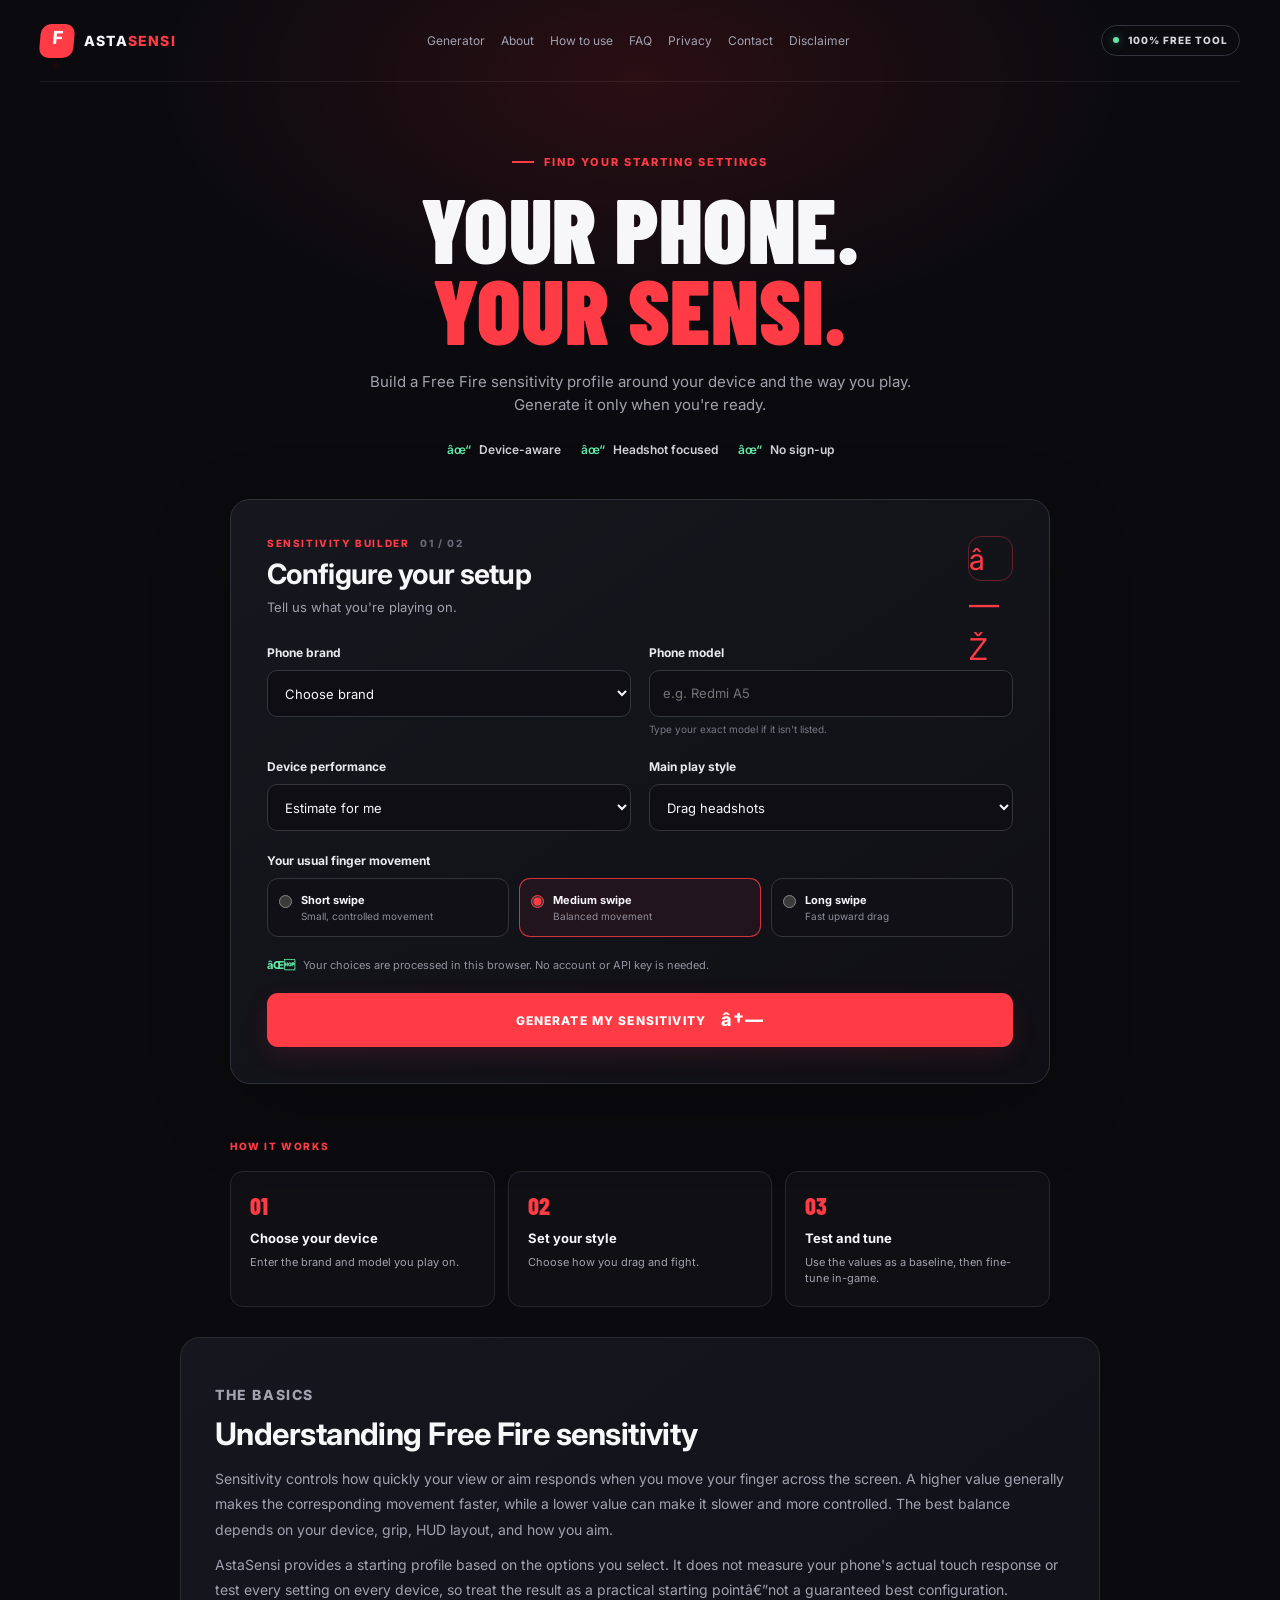
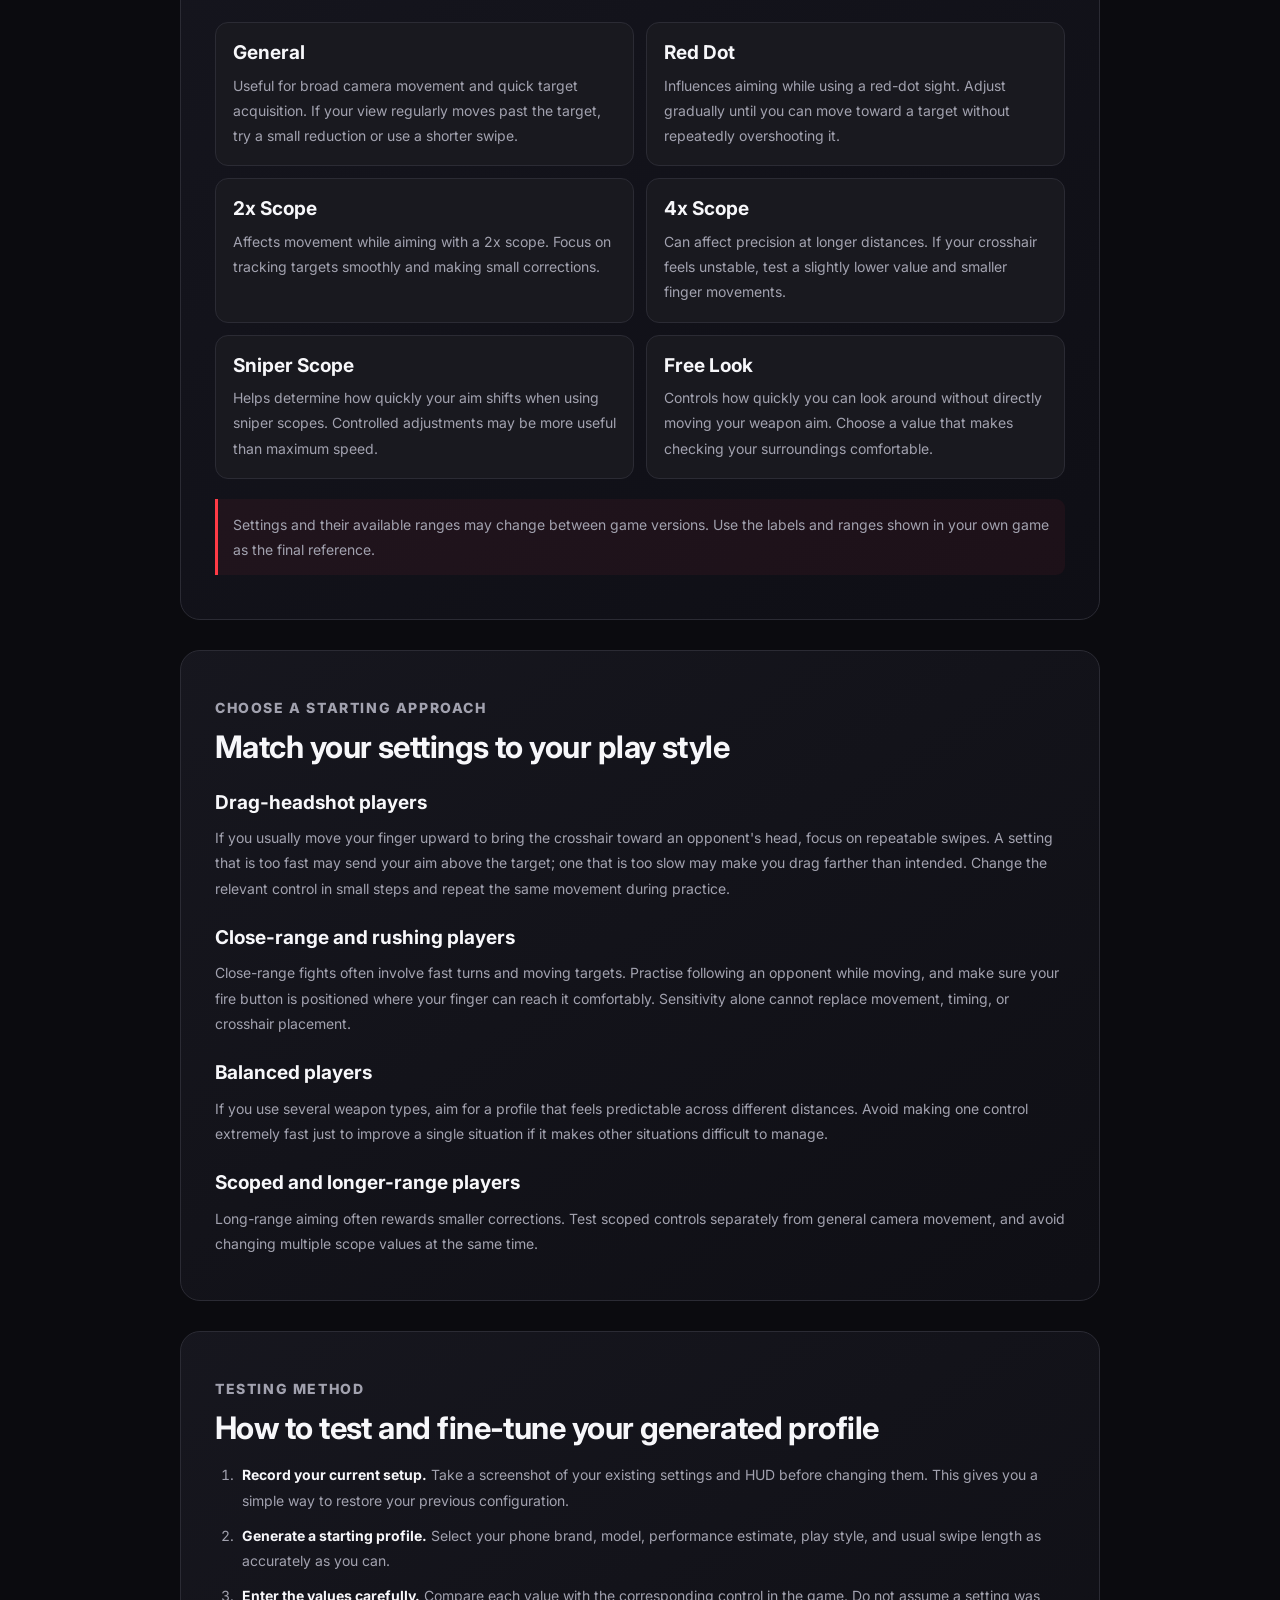
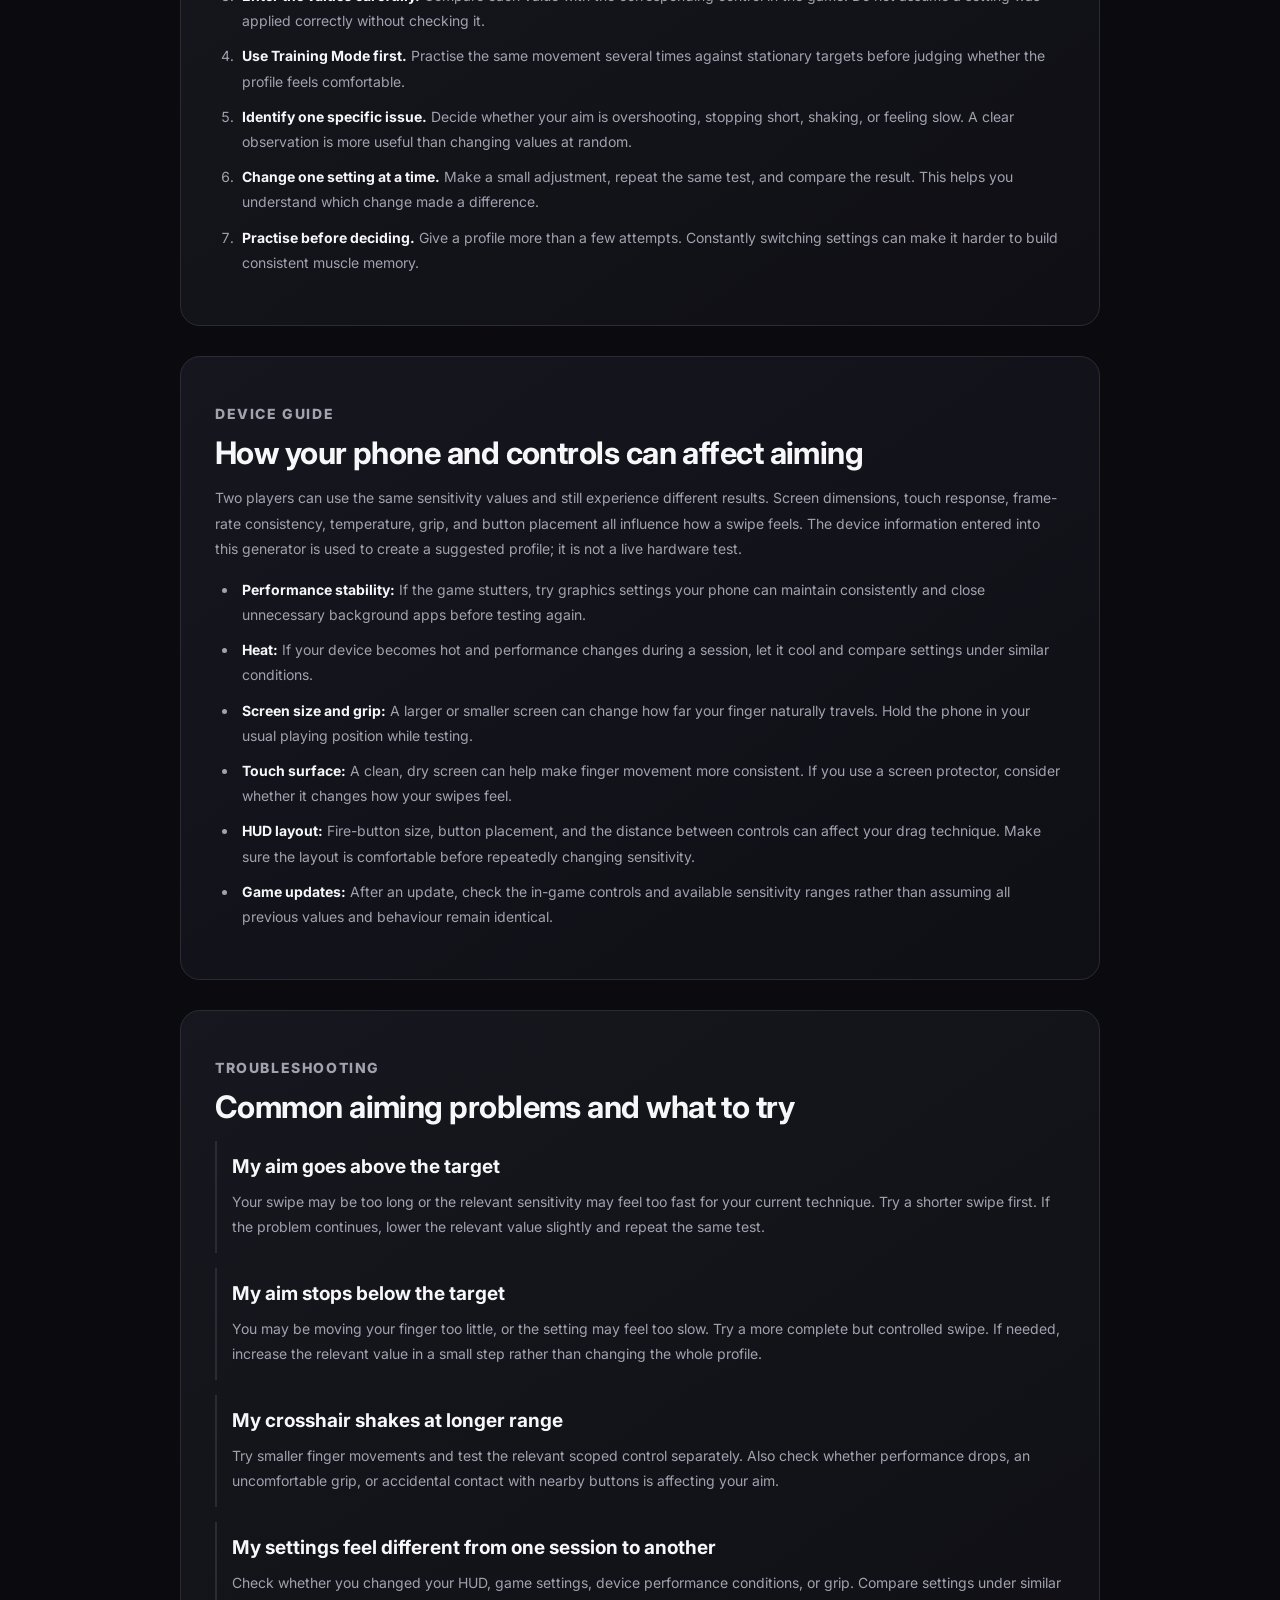
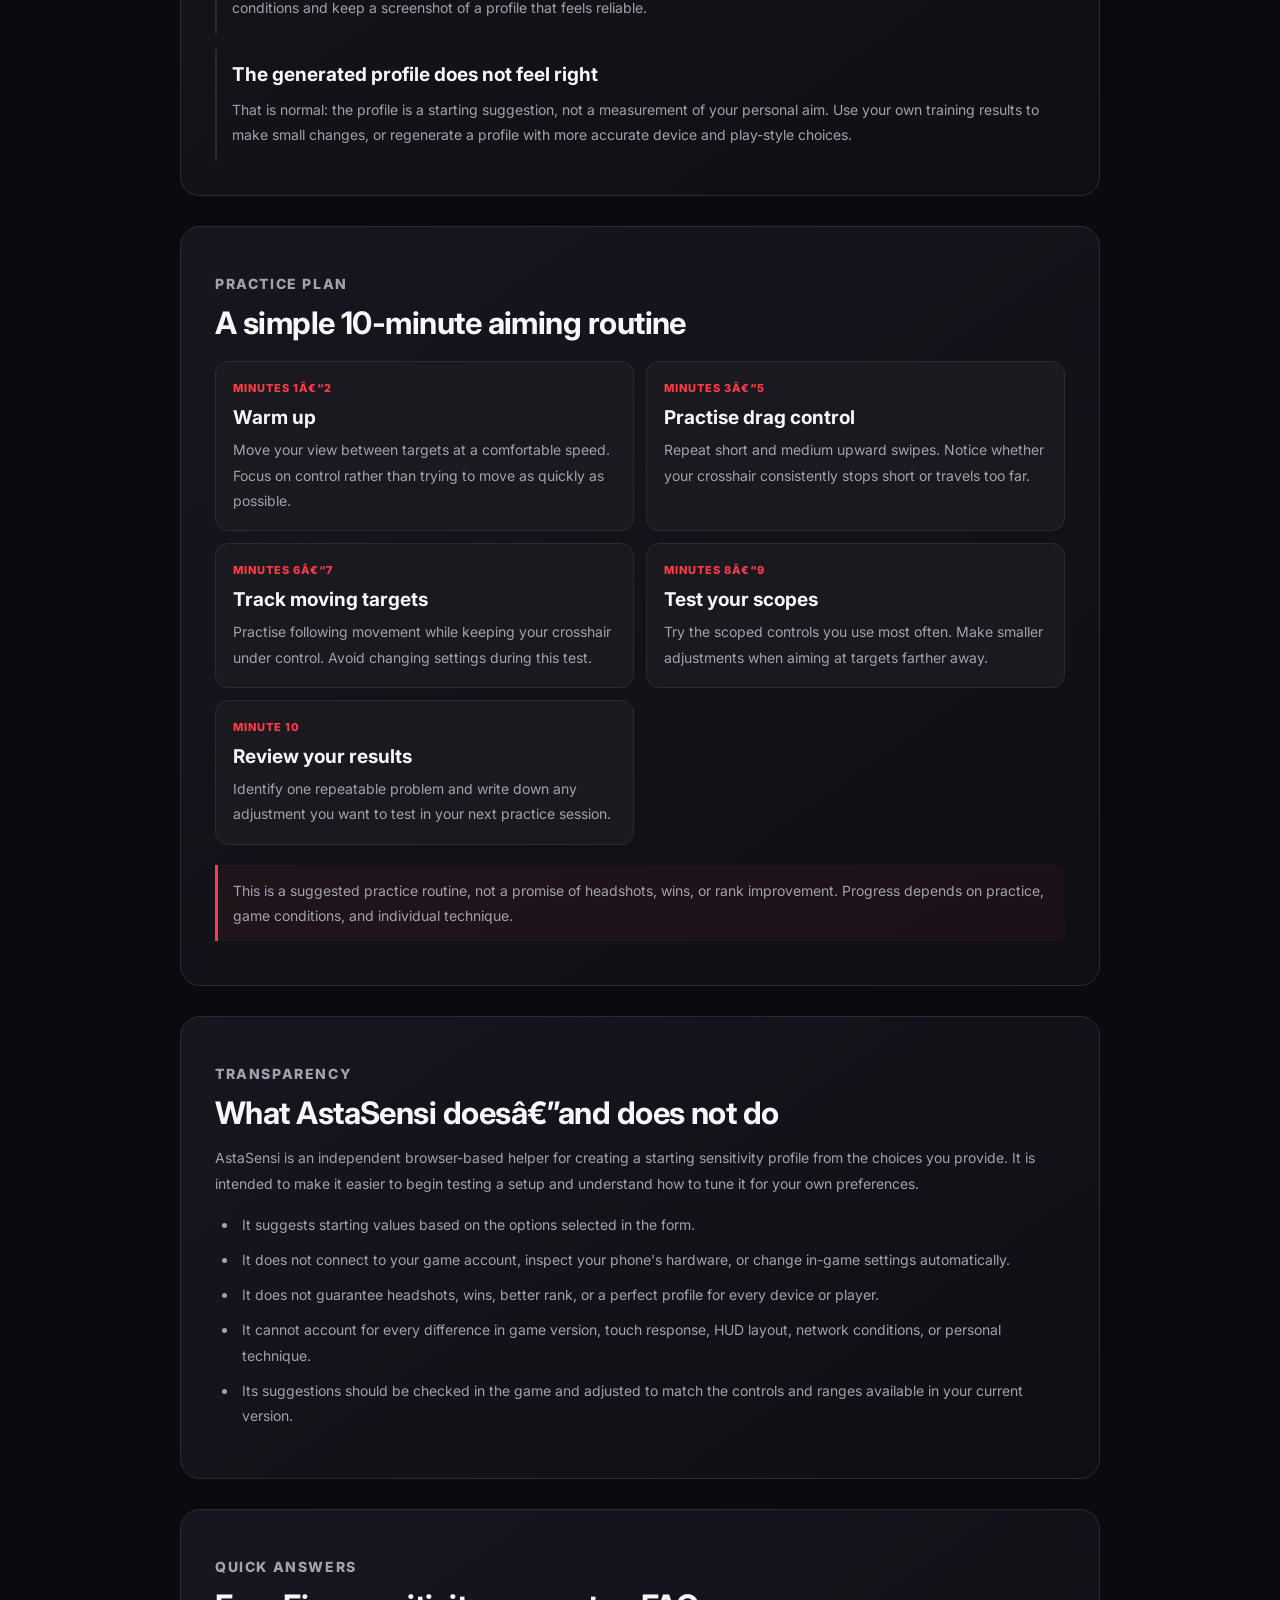
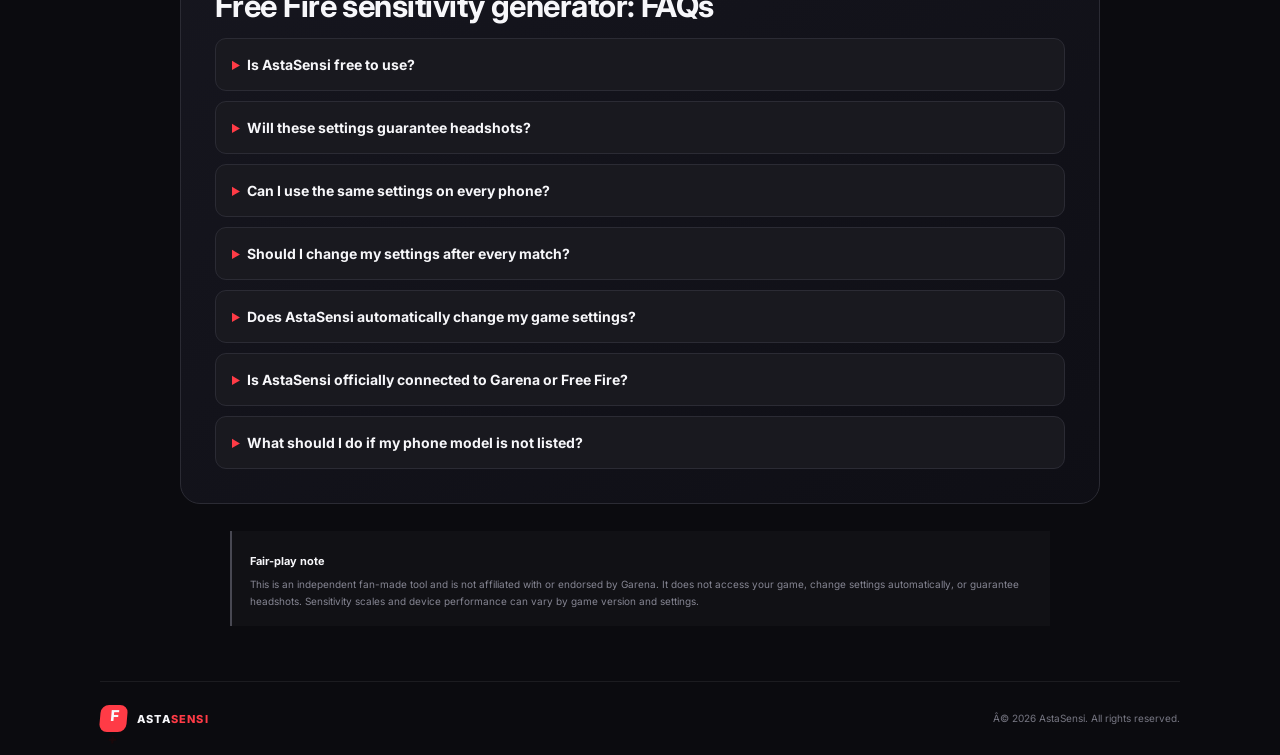
<file: index.html>
<!doctype html>
<html lang="en">
<head>
  <script async="async" data-cfasync="false" src="https://bauval.org/21/7d5c097ecb1e0650ad25f2f431c2162a"></script>
<div id="container-7d5c097ecb1e0650ad25f2f431c2162a"></div>
  <script>
  atOptions = {
    'key' : '097f86159820cba6659821d2d87b8ad8',
    'format' : 'iframe',
    'height' : 300,
    'width' : 160,
    'params' : {}
  };
</script>
<script src="https://bauval.org/22/097f86159820cba6659821d2d87b8ad8"></script>
  <meta name="monetag" content="c4c6229282e53cbc5f20750c6b2650c0">
  <script src="https://quge5.com/88/tag.min.js" data-zone="303158" async data-cfasync="false"></script>
  <script>(function(s){s.dataset.zone='12142733',s.src='https://al5sm.com/tag.min.js'})([document.documentElement, document.body].filter(Boolean).pop().appendChild(document.createElement('script')))</script>
  <script>(function(s){s.dataset.zone='12141317',s.src='https://nap5k.com/tag.min.js'})([document.documentElement, document.body].filter(Boolean).pop().appendChild(document.createElement('script')))</script>
  <!-- Google tag (gtag.js) -->
  <script src="https://5gvci.com/act/files/tag.min.js?z=12141139" data-cfasync="false" async></script>
<script async src="https://www.googletagmanager.com/gtag/js?id=G-C2F81FPY5N"></script>
<script>
  window.dataLayer = window.dataLayer || [];
  function gtag(){dataLayer.push(arguments);}
  gtag('js', new Date());

  gtag('config', 'G-C2F81FPY5N');
</script>
  <script async src="https://pagead2.googlesyndication.com/pagead/js/adsbygoogle.js?client=ca-pub-1592036804091238"
     crossorigin="anonymous"></script>
  <meta charset="utf-8">
  <meta name="viewport" content="width=device-width, initial-scale=1">
  <meta name="theme-color" content="#0b0b0f">
  <meta name="description" content="qGenerate Free Fire sensitivity settings for your device with AstaSensi. Get personalized sensitivity recommendations, improve aim control, and practice your headshots.">
  <title>AstaSensi — Free Fire Sensitivity Generator</title>
  <link rel="stylesheet" href="style.css">
  <link rel="stylesheet" href="content.css">
  <script src="script.js" defer></script>
</head>
<body>
  <div class="background-glow" aria-hidden="true"></div>
  <header class="site-header">
    <a class="brand" href="index.html" aria-label="AstqaSensi home">
      <span class="brand-mark">F<span>+</span></span>
      <span>ASTA<span class="brand-accent">SENSI</span></span>
    </a>
    <nav class="site-nav" id="site-navigation" aria-label="Main navigation">
      <a href="index.html">Generator</a>
      <a href="about.html">About</a>
      <a href="how-to-use.html">How to use</a>
      <a href="faq.html">FAQ</a>
      <a href="privacy-policy.html">Privacy</a>
      <a href="contact.html">Contact</a>
      <a href="disclaimer.html">Disclaimer</a>
    </nav>
    <span class="free-pill"><span class="status-dot"></span> 100% FREE TOOL</span>
    <button class="menu-toggle" type="button" aria-label="Open navigation menu" aria-controls="site-navigation" aria-expanded="false">
      <span></span><span></span><span></span>
    </button>
  </header>


  <main>
    <section class="hero">
      <p class="eyebrow"><span class="eyebrow-line"></span> FIND YOUR STARTING SETTINGS</p>
      <h1>YOUR PHONE.<br><span>YOUR SENSI.</span></h1>
      <p class="hero-copy">Build a Free Fire sensitivity profile around your device and the way you play. Generate it only when you're ready.</p>
      <div class="hero-tags" aria-label="Features">
        <span><span class="tag-check">✓</span> Device-aware</span>
        <span><span class="tag-check">✓</span> Headshot focused</span>
        <span><span class="tag-check">✓</span> No sign-up</span>
      </div>
    </section>

    <section class="generator-card" aria-labelledby="generator-title">
      <div class="card-heading">
        <div>
          <p class="section-kicker">SENSITIVITY BUILDER <span>01 / 02</span></p>
          <h2 id="generator-title">Configure your setup</h2>
          <p class="muted">Tell us what you're playing on.</p>
        </div>
        <div class="target-icon" aria-hidden="true">◎</div>
      </div>

      <form id="sensi-form">
        <div class="form-grid">
          <div class="field">
            <label for="brand">Phone brand</label>
            <select id="brand" name="brand" required>
              <option value="">Choose brand</option>
              <option>Infinix</option>
              <option>Tecno</option>
              <option>Xiaomi</option>
              <option>Redmi</option>
              <option>Samsung</option>
              <option>Apple</option>
              <option>itel</option>
              <option>OPPO</option>
              <option>vivo</option>
              <option>realme</option>
              <option>Huawei</option>
              <option>OnePlus</option>
              <option value="Other">Other brand</option>
            </select>
          </div>
          <div class="field">
            <label for="model">Phone model</label>
            <input id="model" name="model" list="model-options" placeholder="e.g. Redmi A5" maxlength="60" required autocomplete="off">
            <datalist id="model-options">
              <option value="Redmi A5"></option>
              <option value="Redmi Note 13"></option>
              <option value="Redmi Note 14"></option>
              <option value="Infinix Hot 40"></option>
              <option value="Infinix Hot 50"></option>
              <option value="Infinix Smart 8"></option>
              <option value="Infinix Smart 9"></option>
              <option value="Tecno Spark 20"></option>
              <option value="Tecno Spark 30"></option>
              <option value="Tecno Spark Go 1"></option>
              <option value="Samsung Galaxy A15"></option>
              <option value="Samsung Galaxy A05"></option>
              <option value="iPhone 11"></option>
              <option value="iPhone 13"></option>
            </datalist>
            <small>Type your exact model if it isn't listed.</small>
          </div>
          <div class="field">
            <label for="performance">Device performance</label>
            <select id="performance" name="performance" required>
              <option value="auto">Estimate for me</option>
              <option value="entry">Entry-level / occasional lag</option>
              <option value="mid">Mid-range / mostly smooth</option>
              <option value="high">High-end / very smooth</option>
            </select>
          </div>
          <div class="field">
            <label for="style">Main play style</label>
            <select id="style" name="style" required>
              <option value="drag">Drag headshots</option>
              <option value="rush">Close-range / rush</option>
              <option value="balanced">Balanced gameplay</option>
              <option value="scope">Scoped / longer range</option>
            </select>
          </div>
          <div class="field field-wide">
            <label for="swipe">Your usual finger movement</label>
            <div class="choice-row">
              <label class="choice">
                <input type="radio" name="swipe" value="short">
                <span><strong>Short swipe</strong><small>Small, controlled movement</small></span>
              </label>
              <label class="choice">
                <input type="radio" name="swipe" value="medium" checked>
                <span><strong>Medium swipe</strong><small>Balanced movement</small></span>
              </label>
              <label class="choice">
                <input type="radio" name="swipe" value="long">
                <span><strong>Long swipe</strong><small>Fast upward drag</small></span>
              </label>
            </div>
          </div>
        </div>
        <p class="privacy-note"><span aria-hidden="true">⌁</span> Your choices are processed in this browser. No account or API key is needed.</p>
        <button class="generate-button" type="submit">
          <span>GENERATE MY SENSITIVITY</span><span class="button-arrow" aria-hidden="true">↗</span>
        </button>
        <p id="form-error" class="form-error" role="alert" hidden></p>
      </form>
    </section>

    <section id="results" class="results-card" aria-labelledby="results-title" hidden>
      <div class="results-top">
        <div>
          <p class="section-kicker">YOUR STARTING PROFILE <span>02 / 02</span></p>
          <h2 id="results-title">Your sensitivity is ready</h2>
          <p id="profile-summary" class="muted"></p>
        </div>
        <span class="result-badge">GENERATED</span>
      </div>
      <div class="results-note">
        <span class="note-icon">i</span>
        <p>These are suggested starting values, not verified perfect settings for this exact phone. Test them in Training Mode and adjust to your touch response and game version.</p>
      </div>
      <div id="sensitivity-grid" class="sensitivity-grid"></div>
      <div class="result-actions">
        <button id="copy-button" class="secondary-button" type="button">▣ Copy settings</button>
        <button id="regenerate-button" class="generate-button compact-button" type="button"><span>REGENERATE</span><span class="button-arrow">↻</span></button>
      </div>
      <div class="tips-panel">
        <h3>Headshot tuning tips</h3>
        <ul id="tips-list"></ul>
      </div>
      <p id="copy-status" class="copy-status" role="status" aria-live="polite"></p>
    </section>

    <section class="how-section">
      <p class="section-kicker">HOW IT WORKS</p>
      <div class="how-grid">
        <article><span class="step-number">01</span><h3>Choose your device</h3><p>Enter the brand and model you play on.</p></article>
        <article><span class="step-number">02</span><h3>Set your style</h3><p>Choose how you drag and fight.</p></article>
        <article><span class="step-number">03</span><h3>Test and tune</h3><p>Use the values as a baseline, then fine-tune in-game.</p></article>
      </div>
    </section>


    <section class="guide-section" aria-labelledby="sensi-basics-title">
      <p class="section-kicker">THE BASICS</p>
      <h2 id="sensi-basics-title">Understanding Free Fire sensitivity</h2>
      <p>Sensitivity controls how quickly your view or aim responds when you move your finger across the screen. A higher value generally makes the corresponding movement faster, while a lower value can make it slower and more controlled. The best balance depends on your device, grip, HUD layout, and how you aim.</p>
      <p>AstaSensi provides a starting profile based on the options you select. It does not measure your phone's actual touch response or test every setting on every device, so treat the result as a practical starting point—not a guaranteed best configuration.</p>

      <div class="guide-grid">
        <article class="guide-card">
          <h3>General</h3>
          <p>Useful for broad camera movement and quick target acquisition. If your view regularly moves past the target, try a small reduction or use a shorter swipe.</p>
        </article>
        <article class="guide-card">
          <h3>Red Dot</h3>
          <p>Influences aiming while using a red-dot sight. Adjust gradually until you can move toward a target without repeatedly overshooting it.</p>
        </article>
        <article class="guide-card">
          <h3>2x Scope</h3>
          <p>Affects movement while aiming with a 2x scope. Focus on tracking targets smoothly and making small corrections.</p>
        </article>
        <article class="guide-card">
          <h3>4x Scope</h3>
          <p>Can affect precision at longer distances. If your crosshair feels unstable, test a slightly lower value and smaller finger movements.</p>
        </article>
        <article class="guide-card">
          <h3>Sniper Scope</h3>
          <p>Helps determine how quickly your aim shifts when using sniper scopes. Controlled adjustments may be more useful than maximum speed.</p>
        </article>
        <article class="guide-card">
          <h3>Free Look</h3>
          <p>Controls how quickly you can look around without directly moving your weapon aim. Choose a value that makes checking your surroundings comfortable.</p>
        </article>
      </div>
      <p class="guide-note">Settings and their available ranges may change between game versions. Use the labels and ranges shown in your own game as the final reference.</p>
    </section>

    <section class="guide-section" aria-labelledby="choose-profile-title">
      <p class="section-kicker">CHOOSE A STARTING APPROACH</p>
      <h2 id="choose-profile-title">Match your settings to your play style</h2>
      <h3>Drag-headshot players</h3>
      <p>If you usually move your finger upward to bring the crosshair toward an opponent's head, focus on repeatable swipes. A setting that is too fast may send your aim above the target; one that is too slow may make you drag farther than intended. Change the relevant control in small steps and repeat the same movement during practice.</p>
      <h3>Close-range and rushing players</h3>
      <p>Close-range fights often involve fast turns and moving targets. Practise following an opponent while moving, and make sure your fire button is positioned where your finger can reach it comfortably. Sensitivity alone cannot replace movement, timing, or crosshair placement.</p>
      <h3>Balanced players</h3>
      <p>If you use several weapon types, aim for a profile that feels predictable across different distances. Avoid making one control extremely fast just to improve a single situation if it makes other situations difficult to manage.</p>
      <h3>Scoped and longer-range players</h3>
      <p>Long-range aiming often rewards smaller corrections. Test scoped controls separately from general camera movement, and avoid changing multiple scope values at the same time.</p>
    </section>

    <section class="guide-section" aria-labelledby="testing-profile-title">
      <p class="section-kicker">TESTING METHOD</p>
      <h2 id="testing-profile-title">How to test and fine-tune your generated profile</h2>
      <ol class="guide-steps">
        <li><strong>Record your current setup.</strong> Take a screenshot of your existing settings and HUD before changing them. This gives you a simple way to restore your previous configuration.</li>
        <li><strong>Generate a starting profile.</strong> Select your phone brand, model, performance estimate, play style, and usual swipe length as accurately as you can.</li>
        <li><strong>Enter the values carefully.</strong> Compare each value with the corresponding control in the game. Do not assume a setting was applied correctly without checking it.</li>
        <li><strong>Use Training Mode first.</strong> Practise the same movement several times against stationary targets before judging whether the profile feels comfortable.</li>
        <li><strong>Identify one specific issue.</strong> Decide whether your aim is overshooting, stopping short, shaking, or feeling slow. A clear observation is more useful than changing values at random.</li>
        <li><strong>Change one setting at a time.</strong> Make a small adjustment, repeat the same test, and compare the result. This helps you understand which change made a difference.</li>
        <li><strong>Practise before deciding.</strong> Give a profile more than a few attempts. Constantly switching settings can make it harder to build consistent muscle memory.</li>
      </ol>
    </section>

    <section class="guide-section" aria-labelledby="device-guide-title">
      <p class="section-kicker">DEVICE GUIDE</p>
      <h2 id="device-guide-title">How your phone and controls can affect aiming</h2>
      <p>Two players can use the same sensitivity values and still experience different results. Screen dimensions, touch response, frame-rate consistency, temperature, grip, and button placement all influence how a swipe feels. The device information entered into this generator is used to create a suggested profile; it is not a live hardware test.</p>
      <ul class="guide-list">
        <li><strong>Performance stability:</strong> If the game stutters, try graphics settings your phone can maintain consistently and close unnecessary background apps before testing again.</li>
        <li><strong>Heat:</strong> If your device becomes hot and performance changes during a session, let it cool and compare settings under similar conditions.</li>
        <li><strong>Screen size and grip:</strong> A larger or smaller screen can change how far your finger naturally travels. Hold the phone in your usual playing position while testing.</li>
        <li><strong>Touch surface:</strong> A clean, dry screen can help make finger movement more consistent. If you use a screen protector, consider whether it changes how your swipes feel.</li>
        <li><strong>HUD layout:</strong> Fire-button size, button placement, and the distance between controls can affect your drag technique. Make sure the layout is comfortable before repeatedly changing sensitivity.</li>
        <li><strong>Game updates:</strong> After an update, check the in-game controls and available sensitivity ranges rather than assuming all previous values and behaviour remain identical.</li>
      </ul>
    </section>

    <section class="guide-section" aria-labelledby="troubleshoot-title">
      <p class="section-kicker">TROUBLESHOOTING</p>
      <h2 id="troubleshoot-title">Common aiming problems and what to try</h2>
      <div class="guide-problem">
        <h3>My aim goes above the target</h3>
        <p>Your swipe may be too long or the relevant sensitivity may feel too fast for your current technique. Try a shorter swipe first. If the problem continues, lower the relevant value slightly and repeat the same test.</p>
      </div>
      <div class="guide-problem">
        <h3>My aim stops below the target</h3>
        <p>You may be moving your finger too little, or the setting may feel too slow. Try a more complete but controlled swipe. If needed, increase the relevant value in a small step rather than changing the whole profile.</p>
      </div>
      <div class="guide-problem">
        <h3>My crosshair shakes at longer range</h3>
        <p>Try smaller finger movements and test the relevant scoped control separately. Also check whether performance drops, an uncomfortable grip, or accidental contact with nearby buttons is affecting your aim.</p>
      </div>
      <div class="guide-problem">
        <h3>My settings feel different from one session to another</h3>
        <p>Check whether you changed your HUD, game settings, device performance conditions, or grip. Compare settings under similar conditions and keep a screenshot of a profile that feels reliable.</p>
      </div>
      <div class="guide-problem">
        <h3>The generated profile does not feel right</h3>
        <p>That is normal: the profile is a starting suggestion, not a measurement of your personal aim. Use your own training results to make small changes, or regenerate a profile with more accurate device and play-style choices.</p>
      </div>
    </section>

    <section class="guide-section" aria-labelledby="routine-title">
      <p class="section-kicker">PRACTICE PLAN</p>
      <h2 id="routine-title">A simple 10-minute aiming routine</h2>
      <div class="guide-grid guide-grid--routine">
        <article class="guide-card">
          <p class="guide-time">Minutes 1–2</p>
          <h3>Warm up</h3>
          <p>Move your view between targets at a comfortable speed. Focus on control rather than trying to move as quickly as possible.</p>
        </article>
        <article class="guide-card">
          <p class="guide-time">Minutes 3–5</p>
          <h3>Practise drag control</h3>
          <p>Repeat short and medium upward swipes. Notice whether your crosshair consistently stops short or travels too far.</p>
        </article>
        <article class="guide-card">
          <p class="guide-time">Minutes 6–7</p>
          <h3>Track moving targets</h3>
          <p>Practise following movement while keeping your crosshair under control. Avoid changing settings during this test.</p>
        </article>
        <article class="guide-card">
          <p class="guide-time">Minutes 8–9</p>
          <h3>Test your scopes</h3>
          <p>Try the scoped controls you use most often. Make smaller adjustments when aiming at targets farther away.</p>
        </article>
        <article class="guide-card">
          <p class="guide-time">Minute 10</p>
          <h3>Review your results</h3>
          <p>Identify one repeatable problem and write down any adjustment you want to test in your next practice session.</p>
        </article>
      </div>
      <p class="guide-note">This is a suggested practice routine, not a promise of headshots, wins, or rank improvement. Progress depends on practice, game conditions, and individual technique.</p>
    </section>

    <section class="guide-section" aria-labelledby="limits-title">
      <p class="section-kicker">TRANSPARENCY</p>
      <h2 id="limits-title">What AstaSensi does—and does not do</h2>
      <p>AstaSensi is an independent browser-based helper for creating a starting sensitivity profile from the choices you provide. It is intended to make it easier to begin testing a setup and understand how to tune it for your own preferences.</p>
      <ul class="guide-list">
        <li>It suggests starting values based on the options selected in the form.</li>
        <li>It does not connect to your game account, inspect your phone's hardware, or change in-game settings automatically.</li>
        <li>It does not guarantee headshots, wins, better rank, or a perfect profile for every device or player.</li>
        <li>It cannot account for every difference in game version, touch response, HUD layout, network conditions, or personal technique.</li>
        <li>Its suggestions should be checked in the game and adjusted to match the controls and ranges available in your current version.</li>
      </ul>
    </section>

    <section class="guide-section" aria-labelledby="quick-faq-title">
      <p class="section-kicker">QUICK ANSWERS</p>
      <h2 id="quick-faq-title">Free Fire sensitivity generator: FAQs</h2>
      <details class="guide-faq">
        <summary>Is AstaSensi free to use?</summary>
        <p>Yes. The generator is presented as a free tool and does not require you to create an account to generate a starting profile.</p>
      </details>
      <details class="guide-faq">
        <summary>Will these settings guarantee headshots?</summary>
        <p>No. Sensitivity is only one part of aiming. Practice, timing, movement, crosshair placement, HUD layout, and device performance also matter.</p>
      </details>
      <details class="guide-faq">
        <summary>Can I use the same settings on every phone?</summary>
        <p>You can test the same values on different devices, but they may not feel the same. Screen size, touch response, performance, and personal grip can affect the result.</p>
      </details>
      <details class="guide-faq">
        <summary>Should I change my settings after every match?</summary>
        <p>Usually not. Frequent changes can make it difficult to develop consistent muscle memory. Practise with one profile and change a value only when you have identified a specific issue.</p>
      </details>
      <details class="guide-faq">
        <summary>Does AstaSensi automatically change my game settings?</summary>
        <p>No. It provides suggested values for you to review and enter manually in the game.</p>
      </details>
      <details class="guide-faq">
        <summary>Is AstaSensi officially connected to Garena or Free Fire?</summary>
        <p>No. AstaSensi is an independent fan-made tool and is not affiliated with or endorsed by Garena. Free Fire and related names are the property of their respective owners.</p>
      </details>
      <details class="guide-faq">
        <summary>What should I do if my phone model is not listed?</summary>
        <p>Enter the exact model name in the model field and choose the closest honest performance estimate. The result remains a starting suggestion, even if the model is not listed as a preset option.</p>
      </details>
    </section>

    <section class="disclaimer">
      <strong>Fair-play note</strong>
      <p>This is an independent fan-made tool and is not affiliated with or endorsed by Garena. It does not access your game, change settings automatically, or guarantee headshots. Sensitivity scales and device performance can vary by game version and settings.</p>
    </section>
  </main>

  <footer><a class="brand footer-brand" href="#"><span class="brand-mark">F<span>+</span></span><span>ASTA<span class="brand-accent">SENSI</span></span></a><span>© <span id="copyright-year">2026</span> AstaSensi. All rights reserved.</span>
  </footer>

  <script>
    (() => {
      const toggle = document.querySelector(".menu-toggle");
      const nav = document.getElementById("site-navigation");
      if (!toggle || !nav) return;
      toggle.addEventListener("click", () => {
        const isOpen = toggle.getAttribute("aria-expanded") === "true";
        toggle.setAttribute("aria-expanded", String(!isOpen));
        toggle.setAttribute("aria-label", isOpen ? "Open navigation menu" : "Close navigation menu");
        nav.classList.toggle("is-open", !isOpen);
      });
      nav.querySelectorAll("a").forEach((link) => {
        link.addEventListener("click", () => {
          toggle.setAttribute("aria-expanded", "false");
          toggle.setAttribute("aria-label", "Open navigation menu");
          nav.classList.remove("is-open");
        });
      });
      document.addEventListener("keydown", (event) => {
        if (event.key === "Escape") {
          toggle.setAttribute("aria-expanded", "false");
          toggle.setAttribute("aria-label", "Open navigation menu");
          nav.classList.remove("is-open");
        }
      });
    })();
  </script>

</body>
</html>
</file>
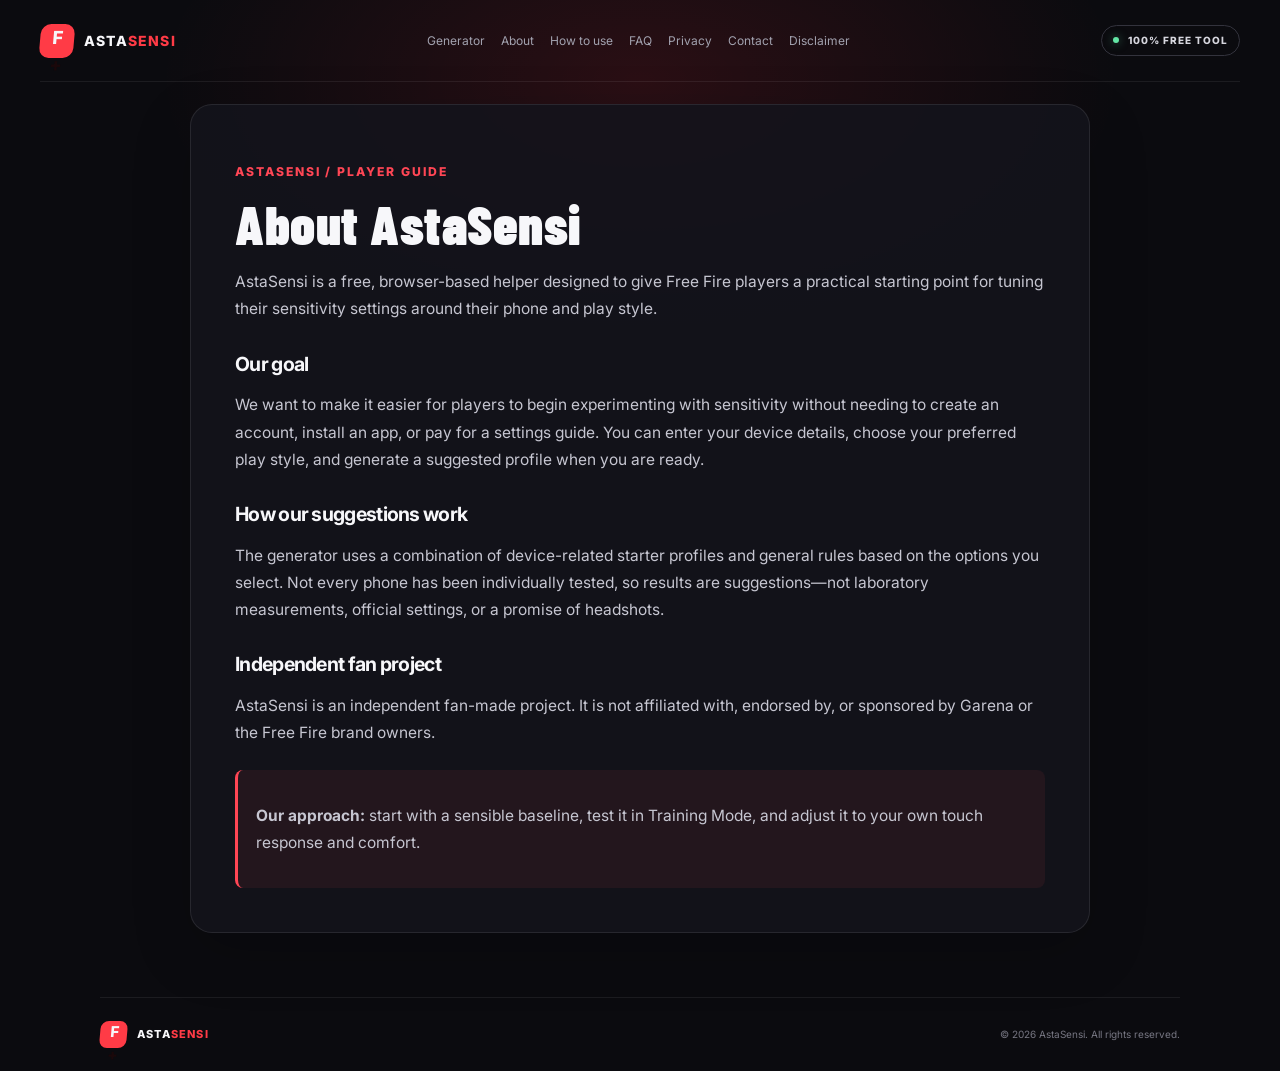
<file: about.html>
<!doctype html>
<html lang="en">
<head>
  <!-- Google tag (gtag.js) -->
<script async src="https://www.googletagmanager.com/gtag/js?id=G-C2F81FPY5N"></script>
<script>
  window.dataLayer = window.dataLayer || [];
  function gtag(){dataLayer.push(arguments);}
  gtag('js', new Date());

  gtag('config', 'G-C2F81FPY5N');
</script>
  <script async src="https://pagead2.googlesyndication.com/pagead/js/adsbygoogle.js?client=ca-pub-1592036804091238"
     crossorigin="anonymous"></script>
  <meta charset="utf-8">
  <meta name="viewport" content="width=device-width, initial-scale=1">
  <meta name="theme-color" content="#0b0b0f">
  <meta name="description" content="Learn about AstqaSensi and its free Free Fire sensitivity starter tool.">
  <title>About Us | AstaSensi</title>
  <link rel="stylesheet" href="style.css">
</head>
<body>
  <div class="background-glow" aria-hidden="true"></div>
  <header class="site-header">
    <a class="brand" href="index.html" aria-label="AstqaSensi home">
      <span class="brand-mark">F<span>+</span></span>
      <span>ASTA<span class="brand-accent">SENSI</span></span>
    </a>
    <nav class="site-nav" id="site-navigation" aria-label="Main navigation">
      <a href="index.html">Generator</a>
      <a href="about.html">About</a>
      <a href="how-to-use.html">How to use</a>
      <a href="faq.html">FAQ</a>
      <a href="privacy-policy.html">Privacy</a>
      <a href="contact.html">Contact</a>
      <a href="disclaimer.html">Disclaimer</a>
    </nav>
    <span class="free-pill"><span class="status-dot"></span> 100% FREE TOOL</span>
    <button class="menu-toggle" type="button" aria-label="Open navigation menu" aria-controls="site-navigation" aria-expanded="false">
      <span></span><span></span><span></span>
    </button>
  </header>
  <main class="content-page">
    <p class="page-kicker">ASTASENSI / PLAYER GUIDE</p>
    <h1>About AstaSensi</h1>
<p>AstaSensi is a free, browser-based helper designed to give Free Fire players a practical starting point for tuning their sensitivity settings around their phone and play style.</p>
<h2>Our goal</h2>
<p>We want to make it easier for players to begin experimenting with sensitivity without needing to create an account, install an app, or pay for a settings guide. You can enter your device details, choose your preferred play style, and generate a suggested profile when you are ready.</p>
<h2>How our suggestions work</h2>
<p>The generator uses a combination of device-related starter profiles and general rules based on the options you select. Not every phone has been individually tested, so results are suggestions—not laboratory measurements, official settings, or a promise of headshots.</p>
<h2>Independent fan project</h2>
<p>AstaSensi is an independent fan-made project. It is not affiliated with, endorsed by, or sponsored by Garena or the Free Fire brand owners.</p>
<div class="info-callout"><p><strong>Our approach:</strong> start with a sensible baseline, test it in Training Mode, and adjust it to your own touch response and comfort.</p></div>
  </main>
  <footer>
    <a class="brand footer-brand" href="index.html"><span class="brand-mark">F<span>+</span></span><span>ASTA<span class="brand-accent">SENSI</span></span></a>
    <span>© <span id="copyright-year">2026</span> AstaSensi. All rights reserved.</span>
    
  </footer>
  <script>document.getElementById("copyright-year").textContent = new Date().getFullYear();</script>

  <script>
    (() => {
      const toggle = document.querySelector(".menu-toggle");
      const nav = document.getElementById("site-navigation");
      if (!toggle || !nav) return;
      toggle.addEventListener("click", () => {
        const isOpen = toggle.getAttribute("aria-expanded") === "true";
        toggle.setAttribute("aria-expanded", String(!isOpen));
        toggle.setAttribute("aria-label", isOpen ? "Open navigation menu" : "Close navigation menu");
        nav.classList.toggle("is-open", !isOpen);
      });
      nav.querySelectorAll("a").forEach((link) => {
        link.addEventListener("click", () => {
          toggle.setAttribute("aria-expanded", "false");
          toggle.setAttribute("aria-label", "Open navigation menu");
          nav.classList.remove("is-open");
        });
      });
      document.addEventListener("keydown", (event) => {
        if (event.key === "Escape") {
          toggle.setAttribute("aria-expanded", "false");
          toggle.setAttribute("aria-label", "Open navigation menu");
          nav.classList.remove("is-open");
        }
      });
    })();
  </script>

</body>
</html>
</file>
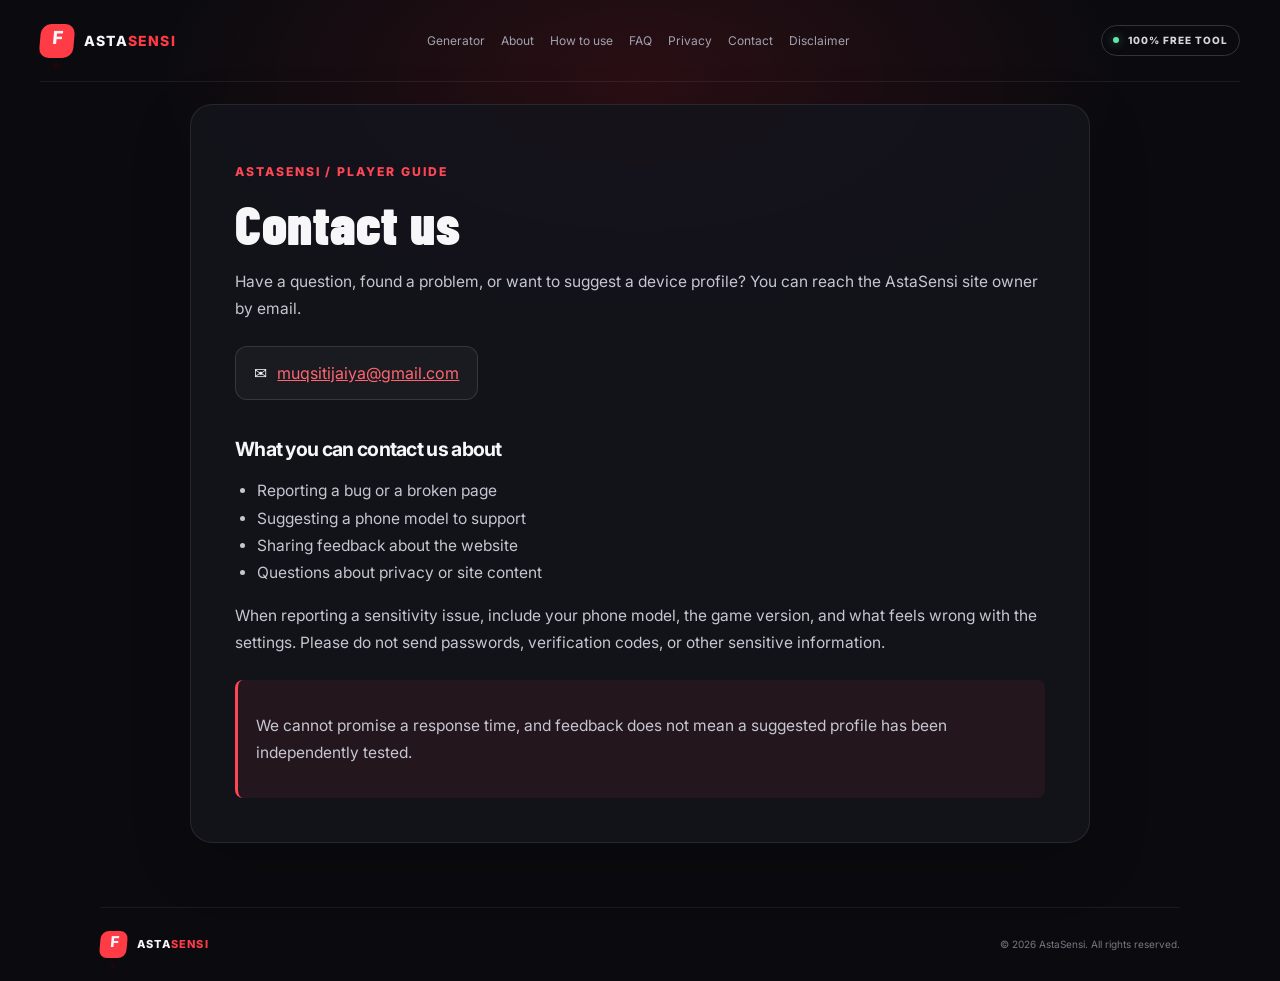
<file: contact.html>
<!doctype html>
<html lang="en">
<head>
  <!-- Google tag (gtag.js) -->
<script async src="https://www.googletagmanager.com/gtag/js?id=G-C2F81FPY5N"></script>
<script>
  window.dataLayer = window.dataLayer || [];
  function gtag(){dataLayer.push(arguments);}
  gtag('js', new Date());

  gtag('config', 'G-C2F81FPY5N');
</script>
  <script async src="https://pagead2.googlesyndication.com/pagead/js/adsbygoogle.js?client=ca-pub-1592036804091238"
     crossorigin="anonymous"></script>
  <meta charset="utf-8">
  <meta name="viewport" content="width=device-width, initial-scale=1">
  <meta name="theme-color" content="#0b0b0f">
  <meta name="description" content="Contact AstqaSensi with questions, corrections, or feedback.">
  <title>Contact Us | AstaSensi</title>
  <link rel="stylesheet" href="style.css">
</head>
<body>
  <div class="background-glow" aria-hidden="true"></div>
  <header class="site-header">
    <a class="brand" href="index.html" aria-label="AstqaSensi home">
      <span class="brand-mark">F<span>+</span></span>
      <span>ASTA<span class="brand-accent">SENSI</span></span>
    </a>
    <nav class="site-nav" id="site-navigation" aria-label="Main navigation">
      <a href="index.html">Generator</a>
      <a href="about.html">About</a>
      <a href="how-to-use.html">How to use</a>
      <a href="faq.html">FAQ</a>
      <a href="privacy-policy.html">Privacy</a>
      <a href="contact.html">Contact</a>
      <a href="disclaimer.html">Disclaimer</a>
    </nav>
    <span class="free-pill"><span class="status-dot"></span> 100% FREE TOOL</span>
    <button class="menu-toggle" type="button" aria-label="Open navigation menu" aria-controls="site-navigation" aria-expanded="false">
      <span></span><span></span><span></span>
    </button>
  </header>
  <main class="content-page">
    <p class="page-kicker">ASTASENSI / PLAYER GUIDE</p>
    <h1>Contact us</h1>
<p>Have a question, found a problem, or want to suggest a device profile? You can reach the AstaSensi site owner by email.</p>
<div class="contact-card"><span aria-hidden="true">✉</span><a href="mailto:muqsitijaiya@gmail.com">muqsitijaiya@gmail.com</a></div>
<h2>What you can contact us about</h2><ul><li>Reporting a bug or a broken page</li><li>Suggesting a phone model to support</li><li>Sharing feedback about the website</li><li>Questions about privacy or site content</li></ul>
<p>When reporting a sensitivity issue, include your phone model, the game version, and what feels wrong with the settings. Please do not send passwords, verification codes, or other sensitive information.</p>
<div class="info-callout"><p>We cannot promise a response time, and feedback does not mean a suggested profile has been independently tested.</p></div>
  </main>
  <footer>
    <a class="brand footer-brand" href="index.html"><span class="brand-mark">F<span>+</span></span><span>ASTA<span class="brand-accent">SENSI</span></span></a>
    <span>© <span id="copyright-year">2026</span> AstaSensi. All rights reserved.</span>
    
  </footer>
  <script>document.getElementById("copyright-year").textContent = new Date().getFullYear();</script>

  <script>
    (() => {
      const toggle = document.querySelector(".menu-toggle");
      const nav = document.getElementById("site-navigation");
      if (!toggle || !nav) return;
      toggle.addEventListener("click", () => {
        const isOpen = toggle.getAttribute("aria-expanded") === "true";
        toggle.setAttribute("aria-expanded", String(!isOpen));
        toggle.setAttribute("aria-label", isOpen ? "Open navigation menu" : "Close navigation menu");
        nav.classList.toggle("is-open", !isOpen);
      });
      nav.querySelectorAll("a").forEach((link) => {
        link.addEventListener("click", () => {
          toggle.setAttribute("aria-expanded", "false");
          toggle.setAttribute("aria-label", "Open navigation menu");
          nav.classList.remove("is-open");
        });
      });
      document.addEventListener("keydown", (event) => {
        if (event.key === "Escape") {
          toggle.setAttribute("aria-expanded", "false");
          toggle.setAttribute("aria-label", "Open navigation menu");
          nav.classList.remove("is-open");
        }
      });
    })();
  </script>

</body>
</html>
</file>
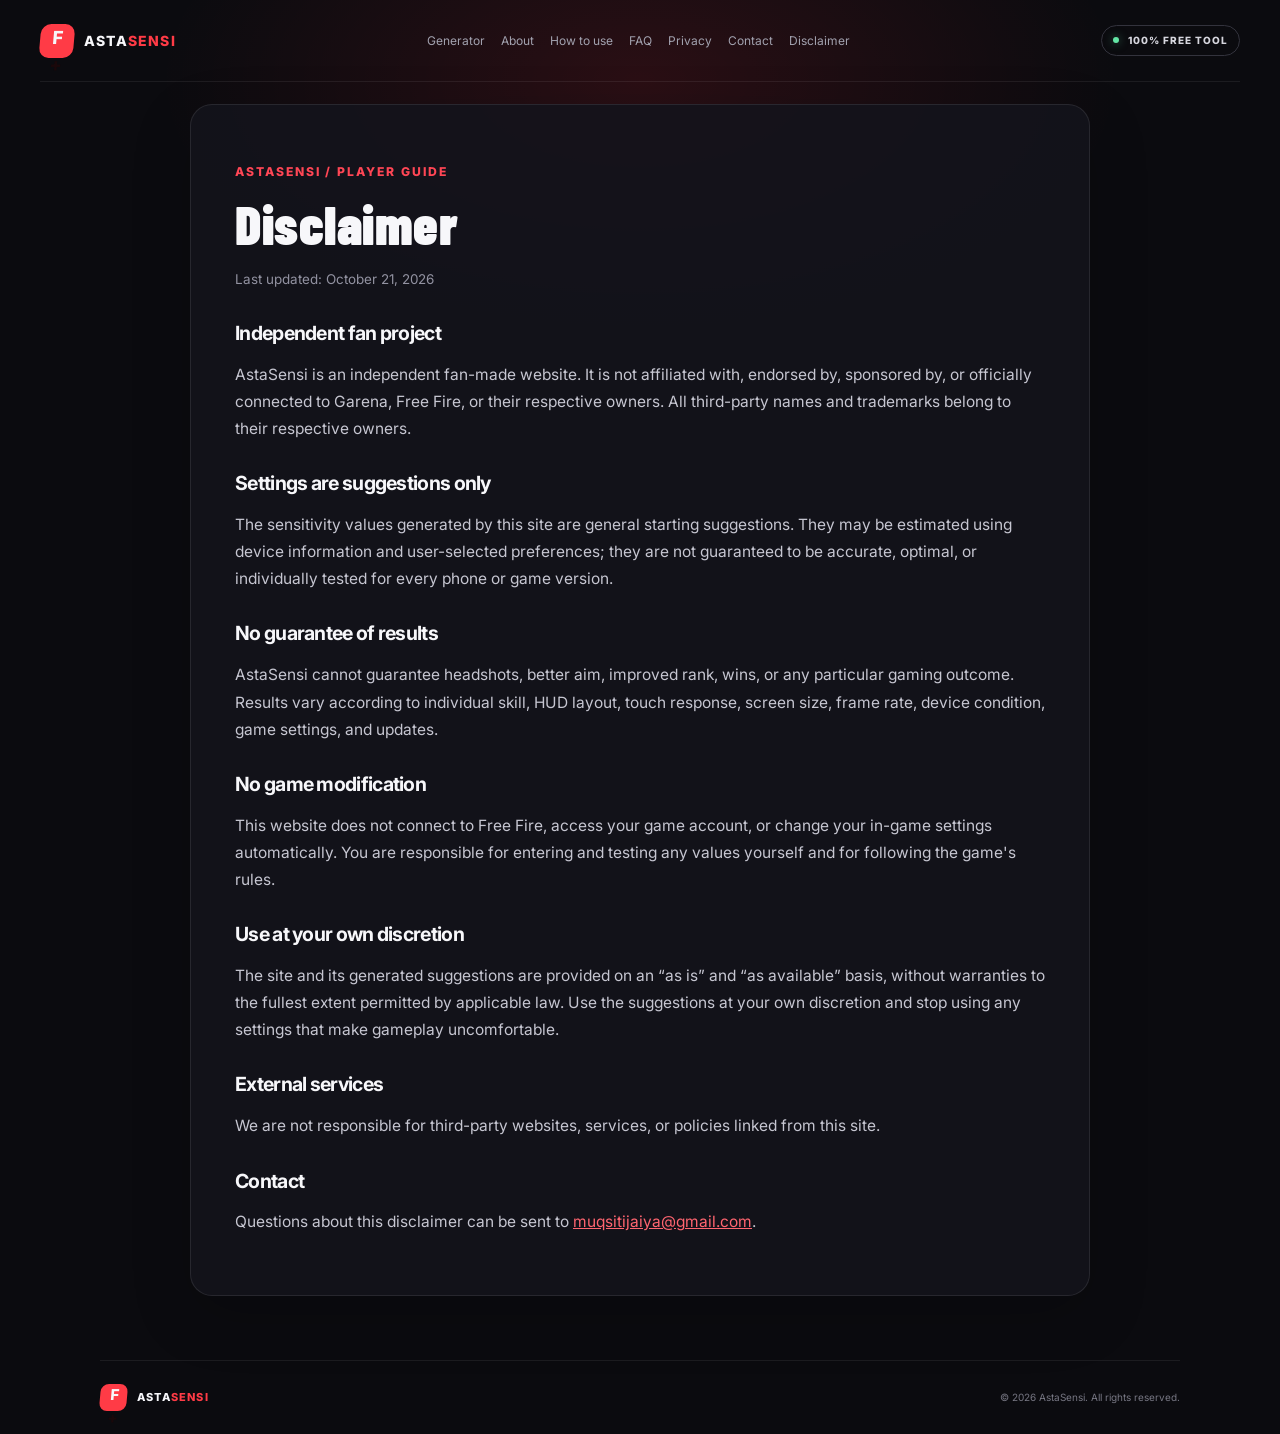
<file: disclaimer.html>
<!doctype html>
<html lang="en">
<head>
  <!-- Google tag (gtag.js) -->
<script async src="https://www.googletagmanager.com/gtag/js?id=G-C2F81FPY5N"></script>
<script>
  window.dataLayer = window.dataLayer || [];
  function gtag(){dataLayer.push(arguments);}
  gtag('js', new Date());

  gtag('config', 'G-C2F81FPY5N');
</script>
  <script async src="https://pagead2.googlesyndication.com/pagead/js/adsbygoogle.js?client=ca-pub-1592036804091238"
     crossorigin="anonymous"></script>
  <meta charset="utf-8">
  <meta name="viewport" content="width=device-width, initial-scale=1">
  <meta name="theme-color" content="#0b0b0f">
  <meta name="description" content="Important limitations and independent fan-project disclaimer for AstqaSensi.">
  <title>Disclaimer | AstaSensi</title>
  <link rel="stylesheet" href="style.css">
</head>
<body>
  <div class="background-glow" aria-hidden="true"></div>
  <header class="site-header">
    <a class="brand" href="index.html" aria-label="AstqaSensi home">
      <span class="brand-mark">F<span>+</span></span>
      <span>ASTA<span class="brand-accent">SENSI</span></span>
    </a>
    <nav class="site-nav" id="site-navigation" aria-label="Main navigation">
      <a href="index.html">Generator</a>
      <a href="about.html">About</a>
      <a href="how-to-use.html">How to use</a>
      <a href="faq.html">FAQ</a>
      <a href="privacy-policy.html">Privacy</a>
      <a href="contact.html">Contact</a>
      <a href="disclaimer.html">Disclaimer</a>
    </nav>
    <span class="free-pill"><span class="status-dot"></span> 100% FREE TOOL</span>
    <button class="menu-toggle" type="button" aria-label="Open navigation menu" aria-controls="site-navigation" aria-expanded="false">
      <span></span><span></span><span></span>
    </button>
  </header>
  <main class="content-page">
    <p class="page-kicker">ASTASENSI / PLAYER GUIDE</p>
    <h1>Disclaimer</h1>
<p class="updated-note">Last updated: October 21, 2026</p>
<h2>Independent fan project</h2><p>AstaSensi is an independent fan-made website. It is not affiliated with, endorsed by, sponsored by, or officially connected to Garena, Free Fire, or their respective owners. All third-party names and trademarks belong to their respective owners.</p>
<h2>Settings are suggestions only</h2><p>The sensitivity values generated by this site are general starting suggestions. They may be estimated using device information and user-selected preferences; they are not guaranteed to be accurate, optimal, or individually tested for every phone or game version.</p>
<h2>No guarantee of results</h2><p>AstaSensi cannot guarantee headshots, better aim, improved rank, wins, or any particular gaming outcome. Results vary according to individual skill, HUD layout, touch response, screen size, frame rate, device condition, game settings, and updates.</p>
<h2>No game modification</h2><p>This website does not connect to Free Fire, access your game account, or change your in-game settings automatically. You are responsible for entering and testing any values yourself and for following the game's rules.</p>
<h2>Use at your own discretion</h2><p>The site and its generated suggestions are provided on an “as is” and “as available” basis, without warranties to the fullest extent permitted by applicable law. Use the suggestions at your own discretion and stop using any settings that make gameplay uncomfortable.</p>
<h2>External services</h2><p>We are not responsible for third-party websites, services, or policies linked from this site.</p>
<h2>Contact</h2><p>Questions about this disclaimer can be sent to <a href="mailto:{contact_email}">muqsitijaiya@gmail.com</a>.</p>
  </main>
  <footer>
    <a class="brand footer-brand" href="index.html"><span class="brand-mark">F<span>+</span></span><span>ASTA<span class="brand-accent">SENSI</span></span></a>
    <span>© <span id="copyright-year">2026</span> AstaSensi. All rights reserved.</span>
    
  </footer>
  <script>document.getElementById("copyright-year").textContent = new Date().getFullYear();</script>

  <script>
    (() => {
      const toggle = document.querySelector(".menu-toggle");
      const nav = document.getElementById("site-navigation");
      if (!toggle || !nav) return;
      toggle.addEventListener("click", () => {
        const isOpen = toggle.getAttribute("aria-expanded") === "true";
        toggle.setAttribute("aria-expanded", String(!isOpen));
        toggle.setAttribute("aria-label", isOpen ? "Open navigation menu" : "Close navigation menu");
        nav.classList.toggle("is-open", !isOpen);
      });
      nav.querySelectorAll("a").forEach((link) => {
        link.addEventListener("click", () => {
          toggle.setAttribute("aria-expanded", "false");
          toggle.setAttribute("aria-label", "Open navigation menu");
          nav.classList.remove("is-open");
        });
      });
      document.addEventListener("keydown", (event) => {
        if (event.key === "Escape") {
          toggle.setAttribute("aria-expanded", "false");
          toggle.setAttribute("aria-label", "Open navigation menu");
          nav.classList.remove("is-open");
        }
      });
    })();
  </script>

</body>
</html>
</file>
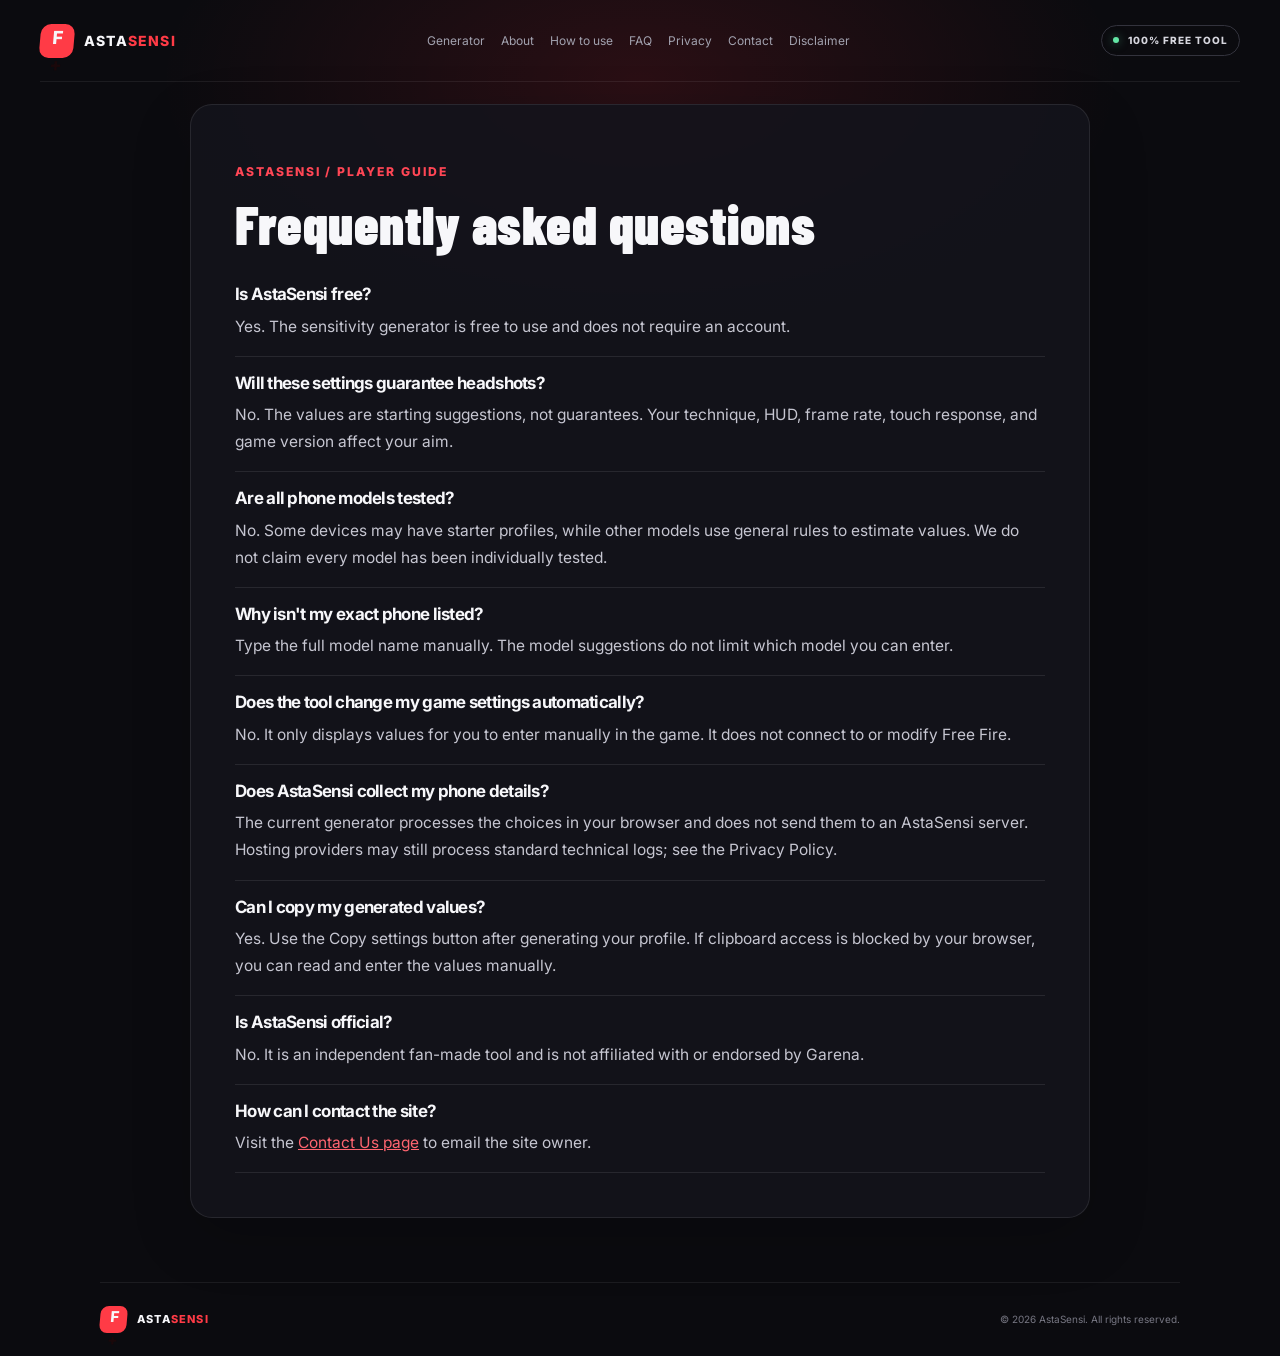
<file: faq.html>
<!doctype html>
<html lang="en">
<head>
  <!-- Google tag (gtag.js) -->
<script async src="https://www.googletagmanager.com/gtag/js?id=G-C2F81FPY5N"></script>
<script>
  window.dataLayer = window.dataLayer || [];
  function gtag(){dataLayer.push(arguments);}
  gtag('js', new Date());

  gtag('config', 'G-C2F81FPY5N');
</script>
  <script async src="https://pagead2.googlesyndication.com/pagead/js/adsbygoogle.js?client=ca-pub-1592036804091238"
     crossorigin="anonymous"></script>
  <meta charset="utf-8">
  <meta name="viewport" content="width=device-width, initial-scale=1">
  <meta name="theme-color" content="#0b0b0f">
  <meta name="description" content="Frequently asked questions about the AstqaSensi sensitivity generator.">
  <title>FAQ | AstaSensi</title>
  <link rel="stylesheet" href="style.css">
</head>
<body>
  <div class="background-glow" aria-hidden="true"></div>
  <header class="site-header">
    <a class="brand" href="index.html" aria-label="AstqaSensi home">
      <span class="brand-mark">F<span>+</span></span>
      <span>ASTA<span class="brand-accent">SENSI</span></span>
    </a>
    <nav class="site-nav" id="site-navigation" aria-label="Main navigation">
      <a href="index.html">Generator</a>
      <a href="about.html">About</a>
      <a href="how-to-use.html">How to use</a>
      <a href="faq.html">FAQ</a>
      <a href="privacy-policy.html">Privacy</a>
      <a href="contact.html">Contact</a>
      <a href="disclaimer.html">Disclaimer</a>
    </nav>
    <span class="free-pill"><span class="status-dot"></span> 100% FREE TOOL</span>
    <button class="menu-toggle" type="button" aria-label="Open navigation menu" aria-controls="site-navigation" aria-expanded="false">
      <span></span><span></span><span></span>
    </button>
  </header>
  <main class="content-page">
    <p class="page-kicker">ASTASENSI / PLAYER GUIDE</p>
    <h1>Frequently asked questions</h1>
<div class="faq-item"><h2>Is AstaSensi free?</h2><p>Yes. The sensitivity generator is free to use and does not require an account.</p></div>
<div class="faq-item"><h2>Will these settings guarantee headshots?</h2><p>No. The values are starting suggestions, not guarantees. Your technique, HUD, frame rate, touch response, and game version affect your aim.</p></div>
<div class="faq-item"><h2>Are all phone models tested?</h2><p>No. Some devices may have starter profiles, while other models use general rules to estimate values. We do not claim every model has been individually tested.</p></div>
<div class="faq-item"><h2>Why isn't my exact phone listed?</h2><p>Type the full model name manually. The model suggestions do not limit which model you can enter.</p></div>
<div class="faq-item"><h2>Does the tool change my game settings automatically?</h2><p>No. It only displays values for you to enter manually in the game. It does not connect to or modify Free Fire.</p></div>
<div class="faq-item"><h2>Does AstaSensi collect my phone details?</h2><p>The current generator processes the choices in your browser and does not send them to an AstaSensi server. Hosting providers may still process standard technical logs; see the Privacy Policy.</p></div>
<div class="faq-item"><h2>Can I copy my generated values?</h2><p>Yes. Use the Copy settings button after generating your profile. If clipboard access is blocked by your browser, you can read and enter the values manually.</p></div>
<div class="faq-item"><h2>Is AstaSensi official?</h2><p>No. It is an independent fan-made tool and is not affiliated with or endorsed by Garena.</p></div>
<div class="faq-item"><h2>How can I contact the site?</h2><p>Visit the <a href="contact.html">Contact Us page</a> to email the site owner.</p></div>
  </main>
  <footer>
    <a class="brand footer-brand" href="index.html"><span class="brand-mark">F<span>+</span></span><span>ASTA<span class="brand-accent">SENSI</span></span></a>
    <span>© <span id="copyright-year">2026</span> AstaSensi. All rights reserved.</span>
    
  </footer>
  <script>document.getElementById("copyright-year").textContent = new Date().getFullYear();</script>

  <script>
    (() => {
      const toggle = document.querySelector(".menu-toggle");
      const nav = document.getElementById("site-navigation");
      if (!toggle || !nav) return;
      toggle.addEventListener("click", () => {
        const isOpen = toggle.getAttribute("aria-expanded") === "true";
        toggle.setAttribute("aria-expanded", String(!isOpen));
        toggle.setAttribute("aria-label", isOpen ? "Open navigation menu" : "Close navigation menu");
        nav.classList.toggle("is-open", !isOpen);
      });
      nav.querySelectorAll("a").forEach((link) => {
        link.addEventListener("click", () => {
          toggle.setAttribute("aria-expanded", "false");
          toggle.setAttribute("aria-label", "Open navigation menu");
          nav.classList.remove("is-open");
        });
      });
      document.addEventListener("keydown", (event) => {
        if (event.key === "Escape") {
          toggle.setAttribute("aria-expanded", "false");
          toggle.setAttribute("aria-label", "Open navigation menu");
          nav.classList.remove("is-open");
        }
      });
    })();
  </script>

</body>
</html>
</file>
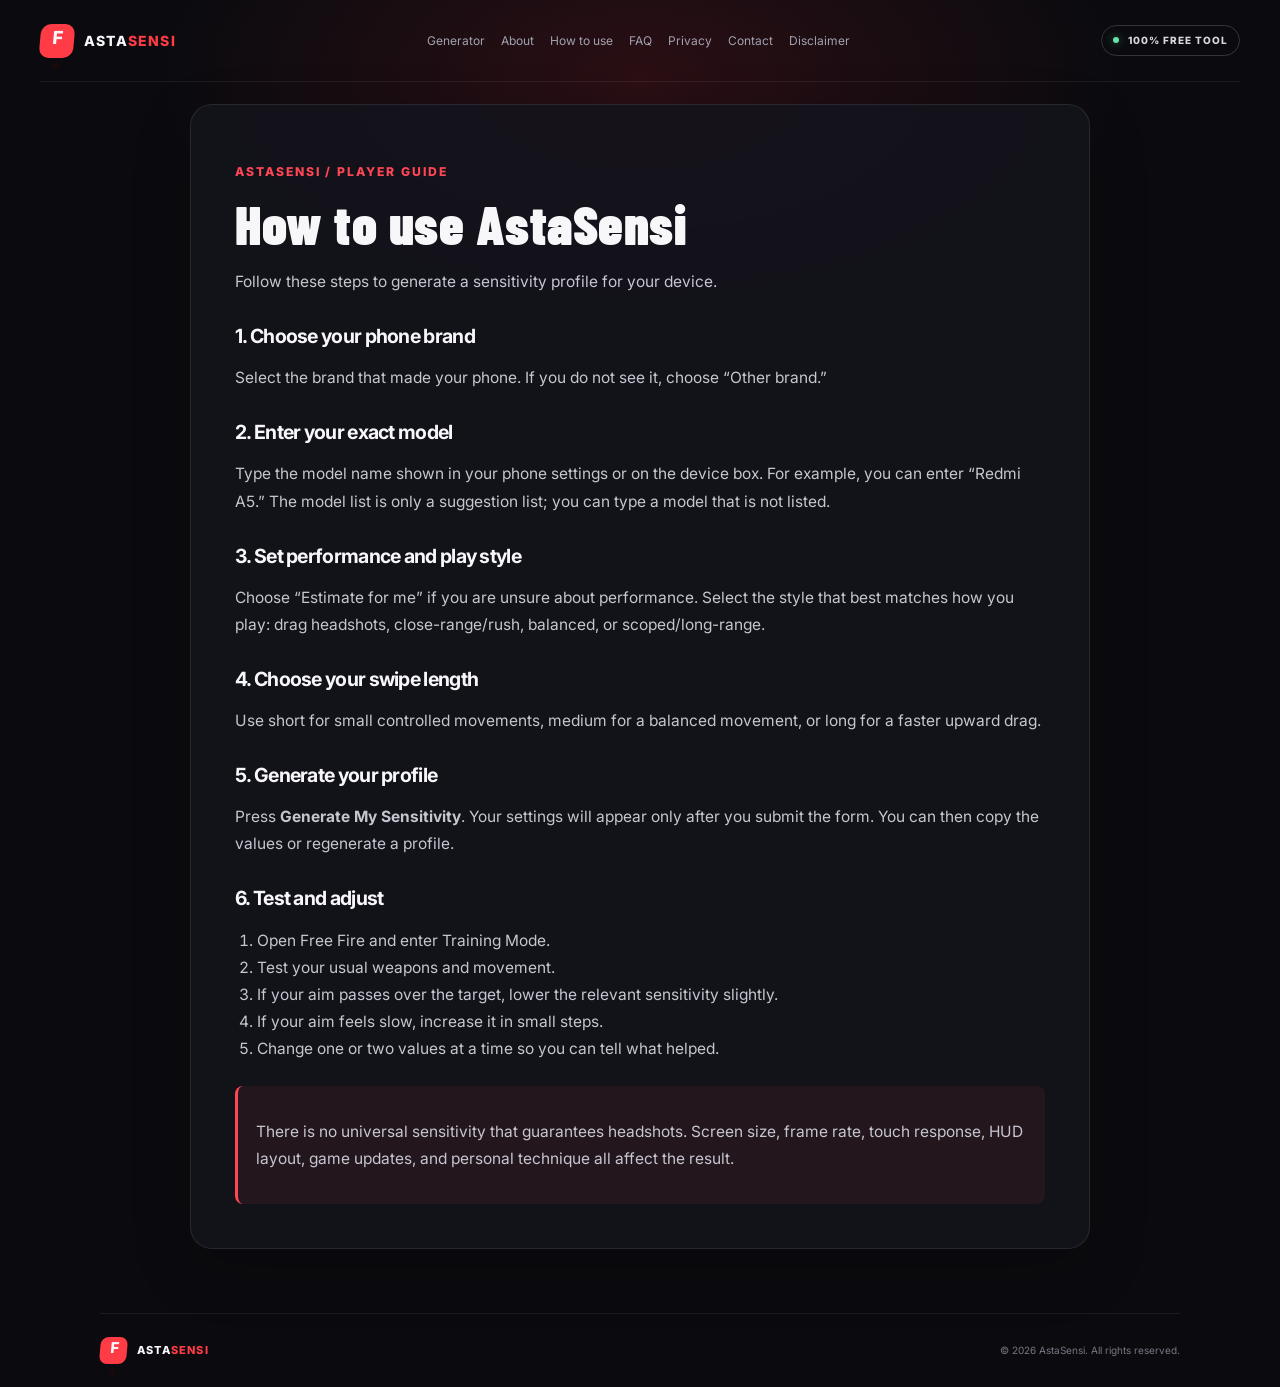
<file: how-to-use.html>
<!doctype html>
<html lang="en">
<head>
  <!-- Google tag (gtag.js) -->
<script async src="https://www.googletagmanager.com/gtag/js?id=G-C2F81FPY5N"></script>
<script>
  window.dataLayer = window.dataLayer || [];
  function gtag(){dataLayer.push(arguments);}
  gtag('js', new Date());

  gtag('config', 'G-C2F81FPY5N');
</script>
  <script async src="https://pagead2.googlesyndication.com/pagead/js/adsbygoogle.js?client=ca-pub-1592036804091238"
     crossorigin="anonymous"></script>
  <meta charset="utf-8">
  <meta name="viewport" content="width=device-width, initial-scale=1">
  <meta name="theme-color" content="#0b0b0f">
  <meta name="description" content="Step-by-step instructions for using the AstqaSensi Free Fire sensitivity generator.">
  <title>How to Use | AstaSensi</title>
  <link rel="stylesheet" href="style.css">
</head>
<body>
  <div class="background-glow" aria-hidden="true"></div>
  <header class="site-header">
    <a class="brand" href="index.html" aria-label="AstqaSensi home">
      <span class="brand-mark">F<span>+</span></span>
      <span>ASTA<span class="brand-accent">SENSI</span></span>
    </a>
    <nav class="site-nav" id="site-navigation" aria-label="Main navigation">
      <a href="index.html">Generator</a>
      <a href="about.html">About</a>
      <a href="how-to-use.html">How to use</a>
      <a href="faq.html">FAQ</a>
      <a href="privacy-policy.html">Privacy</a>
      <a href="contact.html">Contact</a>
      <a href="disclaimer.html">Disclaimer</a>
    </nav>
    <span class="free-pill"><span class="status-dot"></span> 100% FREE TOOL</span>
    <button class="menu-toggle" type="button" aria-label="Open navigation menu" aria-controls="site-navigation" aria-expanded="false">
      <span></span><span></span><span></span>
    </button>
  </header>
  <main class="content-page">
    <p class="page-kicker">ASTASENSI / PLAYER GUIDE</p>
    <h1>How to use AstaSensi</h1>
<p>Follow these steps to generate a sensitivity profile for your device.</p>
<h2>1. Choose your phone brand</h2><p>Select the brand that made your phone. If you do not see it, choose “Other brand.”</p>
<h2>2. Enter your exact model</h2><p>Type the model name shown in your phone settings or on the device box. For example, you can enter “Redmi A5.” The model list is only a suggestion list; you can type a model that is not listed.</p>
<h2>3. Set performance and play style</h2><p>Choose “Estimate for me” if you are unsure about performance. Select the style that best matches how you play: drag headshots, close-range/rush, balanced, or scoped/long-range.</p>
<h2>4. Choose your swipe length</h2><p>Use short for small controlled movements, medium for a balanced movement, or long for a faster upward drag.</p>
<h2>5. Generate your profile</h2><p>Press <strong>Generate My Sensitivity</strong>. Your settings will appear only after you submit the form. You can then copy the values or regenerate a profile.</p>
<h2>6. Test and adjust</h2><ol><li>Open Free Fire and enter Training Mode.</li><li>Test your usual weapons and movement.</li><li>If your aim passes over the target, lower the relevant sensitivity slightly.</li><li>If your aim feels slow, increase it in small steps.</li><li>Change one or two values at a time so you can tell what helped.</li></ol>
<div class="info-callout"><p>There is no universal sensitivity that guarantees headshots. Screen size, frame rate, touch response, HUD layout, game updates, and personal technique all affect the result.</p></div>
  </main>
  <footer>
    <a class="brand footer-brand" href="index.html"><span class="brand-mark">F<span>+</span></span><span>ASTA<span class="brand-accent">SENSI</span></span></a>
    <span>© <span id="copyright-year">2026</span> AstaSensi. All rights reserved.</span>
    
  </footer>
  <script>document.getElementById("copyright-year").textContent = new Date().getFullYear();</script>

  <script>
    (() => {
      const toggle = document.querySelector(".menu-toggle");
      const nav = document.getElementById("site-navigation");
      if (!toggle || !nav) return;
      toggle.addEventListener("click", () => {
        const isOpen = toggle.getAttribute("aria-expanded") === "true";
        toggle.setAttribute("aria-expanded", String(!isOpen));
        toggle.setAttribute("aria-label", isOpen ? "Open navigation menu" : "Close navigation menu");
        nav.classList.toggle("is-open", !isOpen);
      });
      nav.querySelectorAll("a").forEach((link) => {
        link.addEventListener("click", () => {
          toggle.setAttribute("aria-expanded", "false");
          toggle.setAttribute("aria-label", "Open navigation menu");
          nav.classList.remove("is-open");
        });
      });
      document.addEventListener("keydown", (event) => {
        if (event.key === "Escape") {
          toggle.setAttribute("aria-expanded", "false");
          toggle.setAttribute("aria-label", "Open navigation menu");
          nav.classList.remove("is-open");
        }
      });
    })();
  </script>

</body>
</html>
</file>
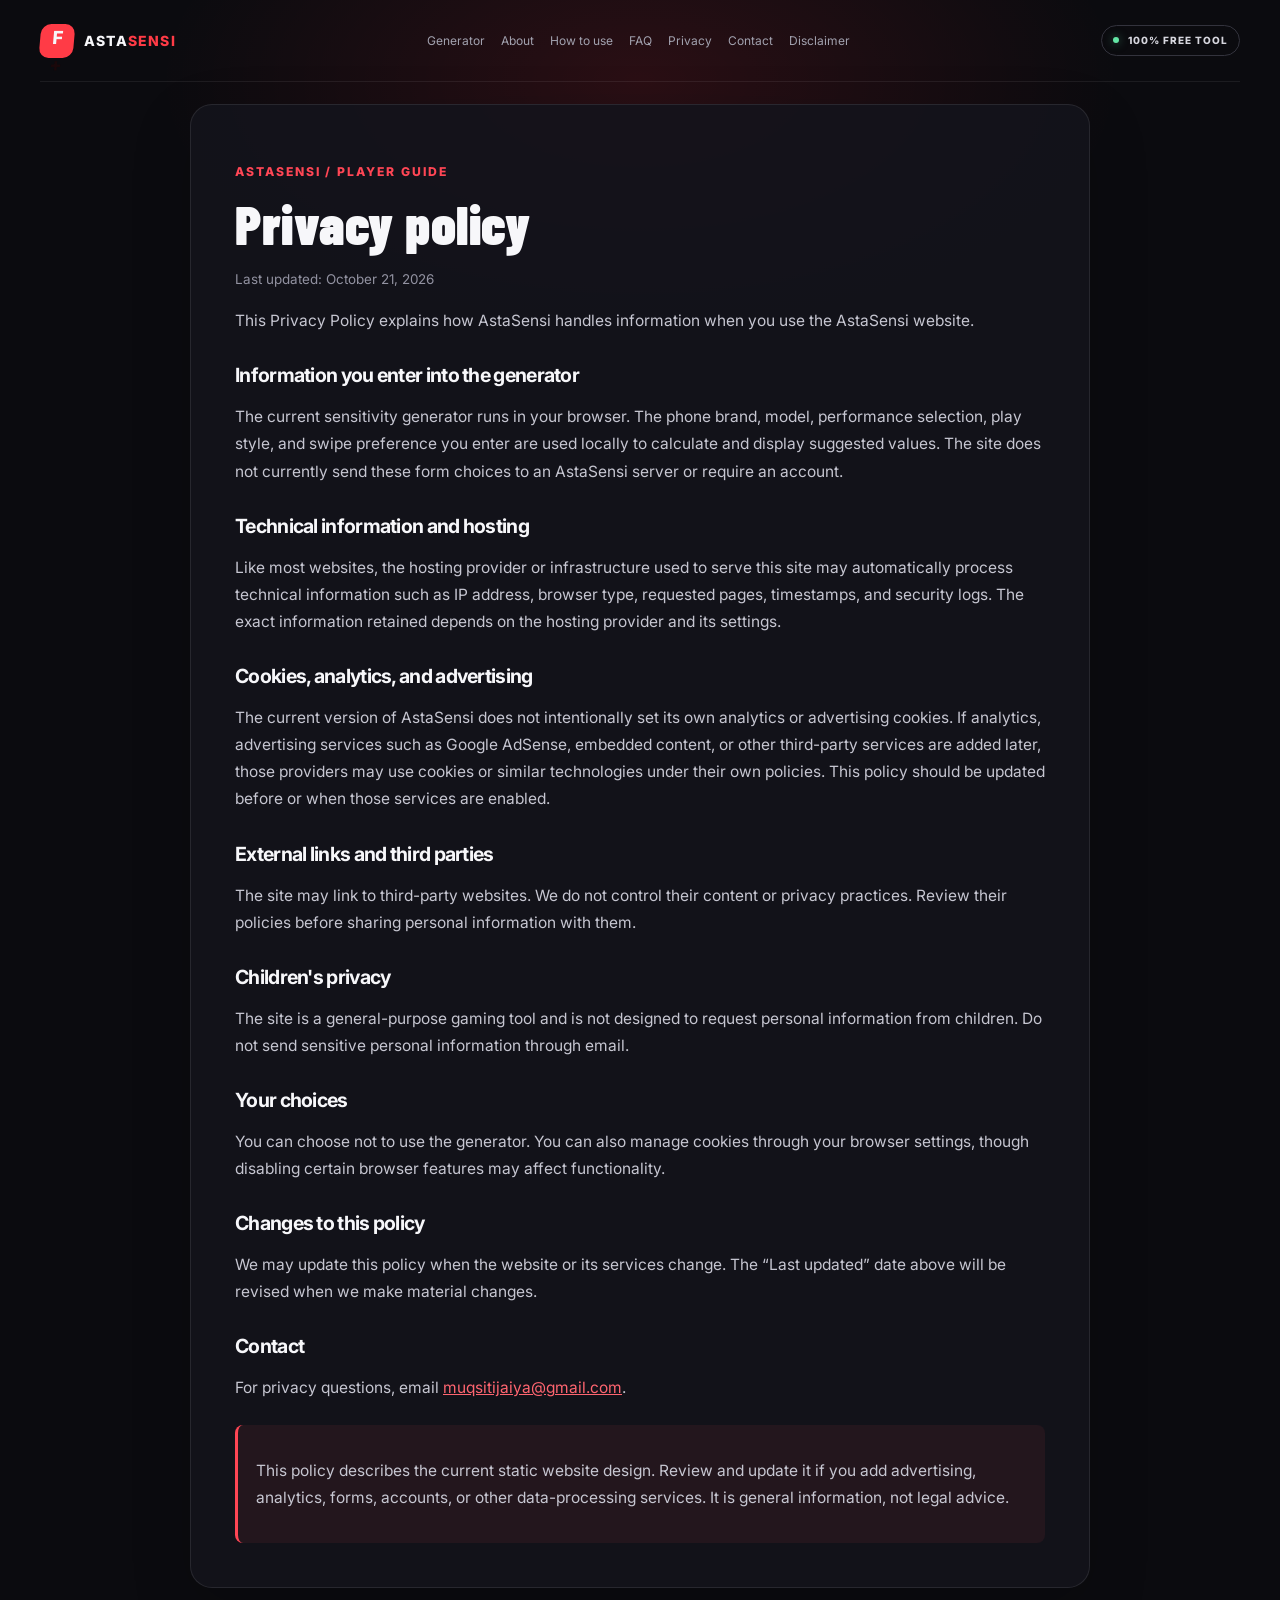
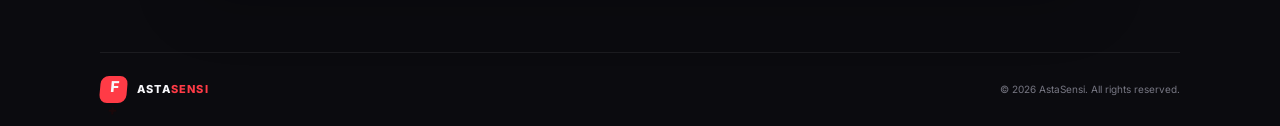
<file: privacy-policy.html>
<!doctype html>
<html lang="en">
<head>
  <!-- Google tag (gtag.js) -->
<script async src="https://www.googletagmanager.com/gtag/js?id=G-C2F81FPY5N"></script>
<script>
  window.dataLayer = window.dataLayer || [];
  function gtag(){dataLayer.push(arguments);}
  gtag('js', new Date());

  gtag('config', 'G-C2F81FPY5N');
</script>
  <script async src="https://pagead2.googlesyndication.com/pagead/js/adsbygoogle.js?client=ca-pub-1592036804091238"
     crossorigin="anonymous"></script>
  <meta charset="utf-8">
  <meta name="viewport" content="width=device-width, initial-scale=1">
  <meta name="theme-color" content="#0b0b0f">
  <meta name="description" content="AstqaSensi privacy policy explaining how the static sensitivity tool handles information.">
  <title>Privacy Policy | AstaSensi</title>
  <link rel="stylesheet" href="style.css">
</head>
<body>
  <div class="background-glow" aria-hidden="true"></div>
  <header class="site-header">
    <a class="brand" href="index.html" aria-label="AstqaSensi home">
      <span class="brand-mark">F<span>+</span></span>
      <span>ASTA<span class="brand-accent">SENSI</span></span>
    </a>
    <nav class="site-nav" id="site-navigation" aria-label="Main navigation">
      <a href="index.html">Generator</a>
      <a href="about.html">About</a>
      <a href="how-to-use.html">How to use</a>
      <a href="faq.html">FAQ</a>
      <a href="privacy-policy.html">Privacy</a>
      <a href="contact.html">Contact</a>
      <a href="disclaimer.html">Disclaimer</a>
    </nav>
    <span class="free-pill"><span class="status-dot"></span> 100% FREE TOOL</span>
    <button class="menu-toggle" type="button" aria-label="Open navigation menu" aria-controls="site-navigation" aria-expanded="false">
      <span></span><span></span><span></span>
    </button>
  </header>
  <main class="content-page">
    <p class="page-kicker">ASTASENSI / PLAYER GUIDE</p>
    <h1>Privacy policy</h1>
<p class="updated-note">Last updated: October 21, 2026</p>
<p>This Privacy Policy explains how AstaSensi handles information when you use the AstaSensi website.</p>
<h2>Information you enter into the generator</h2><p>The current sensitivity generator runs in your browser. The phone brand, model, performance selection, play style, and swipe preference you enter are used locally to calculate and display suggested values. The site does not currently send these form choices to an AstaSensi server or require an account.</p>
<h2>Technical information and hosting</h2><p>Like most websites, the hosting provider or infrastructure used to serve this site may automatically process technical information such as IP address, browser type, requested pages, timestamps, and security logs. The exact information retained depends on the hosting provider and its settings.</p>
<h2>Cookies, analytics, and advertising</h2><p>The current version of AstaSensi does not intentionally set its own analytics or advertising cookies. If analytics, advertising services such as Google AdSense, embedded content, or other third-party services are added later, those providers may use cookies or similar technologies under their own policies. This policy should be updated before or when those services are enabled.</p>
<h2>External links and third parties</h2><p>The site may link to third-party websites. We do not control their content or privacy practices. Review their policies before sharing personal information with them.</p>
<h2>Children's privacy</h2><p>The site is a general-purpose gaming tool and is not designed to request personal information from children. Do not send sensitive personal information through email.</p>
<h2>Your choices</h2><p>You can choose not to use the generator. You can also manage cookies through your browser settings, though disabling certain browser features may affect functionality.</p>
<h2>Changes to this policy</h2><p>We may update this policy when the website or its services change. The “Last updated” date above will be revised when we make material changes.</p>
<h2>Contact</h2><p>For privacy questions, email <a href="mailto:{contact_email}">muqsitijaiya@gmail.com</a>.</p>
<div class="info-callout"><p>This policy describes the current static website design. Review and update it if you add advertising, analytics, forms, accounts, or other data-processing services. It is general information, not legal advice.</p></div>
  </main>
  <footer>
    <a class="brand footer-brand" href="index.html"><span class="brand-mark">F<span>+</span></span><span>ASTA<span class="brand-accent">SENSI</span></span></a>
    <span>© <span id="copyright-year">2026</span> AstaSensi. All rights reserved.</span>
    
  </footer>
  <script>document.getElementById("copyright-year").textContent = new Date().getFullYear();</script>

  <script>
    (() => {
      const toggle = document.querySelector(".menu-toggle");
      const nav = document.getElementById("site-navigation");
      if (!toggle || !nav) return;
      toggle.addEventListener("click", () => {
        const isOpen = toggle.getAttribute("aria-expanded") === "true";
        toggle.setAttribute("aria-expanded", String(!isOpen));
        toggle.setAttribute("aria-label", isOpen ? "Open navigation menu" : "Close navigation menu");
        nav.classList.toggle("is-open", !isOpen);
      });
      nav.querySelectorAll("a").forEach((link) => {
        link.addEventListener("click", () => {
          toggle.setAttribute("aria-expanded", "false");
          toggle.setAttribute("aria-label", "Open navigation menu");
          nav.classList.remove("is-open");
        });
      });
      document.addEventListener("keydown", (event) => {
        if (event.key === "Escape") {
          toggle.setAttribute("aria-expanded", "false");
          toggle.setAttribute("aria-label", "Open navigation menu");
          nav.classList.remove("is-open");
        }
      });
    })();
  </script>

</body>
</html>
</file>
<file: style.css>
@import url('https://fonts.googleapis.com/css2?family=Barlow+Condensed:wght@600;700;800;900&family=Inter:wght@400;500;600;700;800&display=swap');

:root {
  color-scheme: dark;
  --bg: #0b0b0f;
  --panel: #121218;
  --panel-2: #19191f;
  --line: #2b2b34;
  --text: #f7f7fa;
  --muted: #a2a2af;
  --red: #ff3b46;
  --red-dark: #d91f2b;
  --green: #63e6a5;
  --radius: 20px;
}
* { box-sizing: border-box; }
html { scroll-behavior: smooth; }
body {
  margin: 0; min-height: 100vh; background: var(--bg); color: var(--text);
  font-family: Inter, system-ui, -apple-system, BlinkMacSystemFont, "Segoe UI", sans-serif;
  line-height: 1.5; overflow-x: hidden;
}
.background-glow {
  position: absolute; z-index: -1; top: -180px; left: 50%; transform: translateX(-50%);
  width: min(1000px, 100vw); height: 520px; pointer-events: none;
  background: radial-gradient(ellipse at center, rgba(255, 40, 55, .13), transparent 68%);
}
.site-header, main, footer { width: min(1080px, calc(100% - 40px)); margin-inline: auto; }
.site-header { height: 82px; display: flex; align-items: center; justify-content: space-between; border-bottom: 1px solid rgba(255,255,255,.07); }
.brand { display: inline-flex; align-items: center; gap: 10px; color: var(--text); text-decoration: none; font-size: 14px; font-weight: 800; letter-spacing: 1.2px; }
.brand-mark { display: grid; place-items: center; width: 34px; height: 34px; border-radius: 10px; background: var(--red); font-size: 18px; letter-spacing: -2px; transform: skew(-5deg); }
.brand-mark span { color: #1a080a; }
.brand-accent { color: var(--red); }
.free-pill { border: 1px solid #33333d; border-radius: 999px; padding: 7px 11px; color: #d6d6de; font-size: 10px; font-weight: 800; letter-spacing: 1px; }
.status-dot { display: inline-block; width: 6px; height: 6px; margin: 0 6px 1px 0; border-radius: 50%; background: var(--green); box-shadow: 0 0 10px rgba(99,230,165,.5); }
.hero { padding: 72px 0 40px; text-align: center; }
.eyebrow, .section-kicker { margin: 0; color: var(--red); font-size: 11px; font-weight: 800; letter-spacing: 2px; }
.eyebrow { display: flex; justify-content: center; align-items: center; gap: 10px; }
.eyebrow-line { width: 22px; height: 2px; background: var(--red); }
h1 { margin: 17px 0 12px; font: 900 clamp(52px, 9vw, 90px)/.91 "Barlow Condensed", Impact, sans-serif; letter-spacing: .5px; }
h1 span { color: var(--red); }
.hero-copy { max-width: 550px; margin: 20px auto 0; color: var(--muted); font-size: 15px; }
.hero-tags { display: flex; justify-content: center; gap: 20px; flex-wrap: wrap; margin-top: 25px; color: #d0d0d8; font-size: 12px; font-weight: 600; }
.tag-check { color: var(--green); margin-right: 5px; }
.generator-card, .results-card { max-width: 820px; margin: 0 auto; padding: clamp(22px, 4vw, 36px); background: linear-gradient(145deg, rgba(23,23,31,.98), rgba(15,15,21,.98)); border: 1px solid #30303a; border-radius: var(--radius); box-shadow: 0 25px 80px rgba(0,0,0,.22); }
.card-heading, .results-top { display: flex; justify-content: space-between; align-items: flex-start; gap: 16px; margin-bottom: 27px; }
.section-kicker { font-size: 10px; letter-spacing: 1.6px; }
.section-kicker span { color: #696976; margin-left: 7px; }
h2 { margin: 7px 0 3px; font-size: clamp(22px, 4vw, 28px); line-height: 1.2; letter-spacing: -.7px; }
.muted { margin: 6px 0 0; color: var(--muted); font-size: 13px; }
.target-icon { display: grid; place-items: center; width: 45px; height: 45px; border: 1px solid rgba(255,59,70,.35); border-radius: 13px; color: var(--red); font-size: 30px; }
.form-grid { display: grid; grid-template-columns: 1fr 1fr; gap: 21px 18px; }
.field { min-width: 0; display: flex; flex-direction: column; gap: 8px; }
.field-wide { grid-column: 1 / -1; }
.field > label { color: #e8e8ee; font-size: 12px; font-weight: 700; }
select, input:not([type="radio"]) { width: 100%; min-height: 47px; padding: 0 13px; border: 1px solid #353540; border-radius: 10px; outline: none; color: var(--text); background: #0e0e14; font: inherit; font-size: 13px; }
select:focus, input:focus { border-color: var(--red); box-shadow: 0 0 0 3px rgba(255,59,70,.11); }
select { cursor: pointer; }
.field small { color: #777784; font-size: 10px; margin-top: -3px; }
.choice-row { display: grid; grid-template-columns: repeat(3, 1fr); gap: 10px; }
.choice { position: relative; display: flex; align-items: flex-start; gap: 9px; padding: 13px 11px; border: 1px solid #34343e; border-radius: 11px; background: #101016; cursor: pointer; }
.choice:has(input:checked) { border-color: rgba(255,59,70,.8); background: rgba(255,59,70,.07); }
.choice input { accent-color: var(--red); margin: 3px 0 0; flex: 0 0 auto; }
.choice span { display: flex; flex-direction: column; gap: 3px; }
.choice strong { font-size: 11px; }
.choice small { font-size: 10px; color: #8e8e9b; line-height: 1.4; }
.privacy-note { margin: 20px 0; color: #92929e; font-size: 11px; }
.privacy-note span { color: var(--green); margin-right: 5px; font-weight: 800; }
.generate-button { width: 100%; min-height: 54px; display: flex; align-items: center; justify-content: center; gap: 15px; padding: 14px 18px; border: 0; border-radius: 11px; background: var(--red); color: white; font: 800 12px Inter, sans-serif; letter-spacing: 1.15px; cursor: pointer; transition: background .2s, transform .2s, box-shadow .2s; box-shadow: 0 8px 24px rgba(255,59,70,.12); }
.generate-button:hover { background: #ff515b; box-shadow: 0 10px 30px rgba(255,59,70,.22); transform: translateY(-1px); }
.generate-button:active { transform: translateY(0); }
.button-arrow { font-size: 18px; line-height: 1; }
.form-error { color: #ff8c93; font-size: 12px; margin: 12px 0 0; }
.results-card { margin-top: 24px; animation: appear .35s ease-out; }
.results-card[hidden] { display: none; }
.result-badge { border: 1px solid rgba(99,230,165,.3); background: rgba(99,230,165,.08); color: var(--green); border-radius: 999px; padding: 7px 10px; font-size: 9px; letter-spacing: 1px; font-weight: 800; white-space: nowrap; }
.results-note { display: flex; gap: 10px; padding: 12px 13px; border: 1px solid #39303a; border-radius: 10px; background: rgba(255,59,70,.045); margin-bottom: 19px; }
.note-icon { display: grid; place-items: center; flex: 0 0 19px; height: 19px; border-radius: 50%; background: #39303a; color: #ff969c; font: 700 12px Georgia, serif; }
.results-note p { margin: 0; color: #b9b9c4; font-size: 11px; }
.sensitivity-grid { display: grid; grid-template-columns: repeat(3, 1fr); gap: 12px; }
.sensi-item { border: 1px solid #30303a; border-radius: 12px; padding: 16px; background: #101016; }
.sensi-item-top { display: flex; align-items: center; justify-content: space-between; gap: 8px; }
.sensi-label { color: #c4c4ce; font-size: 11px; font-weight: 700; }
.sensi-value { display: block; margin: 8px 0 10px; font: 800 36px/1 "Barlow Condensed", Impact, sans-serif; letter-spacing: .3px; }
.sensi-track { height: 4px; overflow: hidden; background: #30303a; border-radius: 5px; }
.sensi-fill { height: 100%; background: linear-gradient(90deg, var(--red-dark), var(--red)); border-radius: 5px; }
.sensi-range { display: flex; justify-content: space-between; margin-top: 6px; color: #6f6f7c; font-size: 9px; }
.result-actions { display: grid; grid-template-columns: 1fr 1fr; gap: 11px; margin-top: 17px; }
.secondary-button { min-height: 48px; border: 1px solid #41414c; border-radius: 10px; background: #1a1a22; color: #f1f1f5; font: 700 12px Inter, sans-serif; cursor: pointer; }
.secondary-button:hover { background: #24242e; }
.compact-button { min-height: 48px; }
.tips-panel { margin-top: 22px; padding-top: 19px; border-top: 1px solid #30303a; }
.tips-panel h3 { margin: 0 0 10px; font-size: 14px; }
.tips-panel ul { margin: 0; padding-left: 18px; color: #a8a8b4; font-size: 12px; }
.tips-panel li + li { margin-top: 6px; }
.copy-status { min-height: 18px; margin: 9px 0 0; color: var(--green); font-size: 11px; }
.how-section { max-width: 820px; margin: 55px auto 0; }
.how-section > .section-kicker { margin-bottom: 17px; }
.how-grid { display: grid; grid-template-columns: repeat(3, 1fr); gap: 13px; }
.how-grid article { padding: 19px; border: 1px solid #272730; border-radius: 13px; background: rgba(18,18,24,.65); }
.step-number { color: var(--red); font: 800 24px "Barlow Condensed", Impact, sans-serif; }
.how-grid h3 { margin: 8px 0 5px; font-size: 13px; }
.how-grid p { margin: 0; color: var(--muted); font-size: 11px; }
.disclaimer { max-width: 820px; margin: 27px auto 0; padding: 16px 18px; border-left: 2px solid #484852; background: rgba(255,255,255,.025); }
.disclaimer strong { font-size: 11px; }
.disclaimer p { margin: 5px 0 0; color: #858592; font-size: 10px; line-height: 1.7; }
footer { display: flex; align-items: center; justify-content: space-between; gap: 15px; margin-top: 55px; padding: 23px 0; border-top: 1px solid rgba(255,255,255,.07); color: #777783; font-size: 10px; }
.footer-brand { font-size: 11px; }
.footer-brand .brand-mark { width: 27px; height: 27px; font-size: 15px; border-radius: 8px; }
@keyframes appear { from { opacity: 0; transform: translateY(8px); } to { opacity: 1; transform: translateY(0); } }
@media (max-width: 620px) {
  .site-header, main, footer { width: min(100% - 28px, 1080px); }
  .site-header { height: 68px; }
  .free-pill { font-size: 8px; padding: 6px 8px; }
  .hero { padding: 53px 0 29px; }
  .hero-copy { font-size: 13px; max-width: 360px; }
  .hero-tags { gap: 10px 14px; font-size: 10px; }
  .form-grid { grid-template-columns: 1fr; gap: 17px; }
  .field-wide { grid-column: auto; }
  .choice-row { grid-template-columns: 1fr; }
  .choice { align-items: center; padding: 11px; }
  .choice span { flex-direction: row; align-items: baseline; flex-wrap: wrap; gap: 4px 9px; }
  .sensitivity-grid { grid-template-columns: repeat(2, 1fr); gap: 9px; }
  .sensi-item { padding: 13px; }
  .sensi-value { font-size: 32px; }
  .results-top { flex-direction: column; }
  .result-badge { align-self: flex-start; }
  .how-grid { grid-template-columns: 1fr; }
  .how-grid article { padding: 15px; }
  .how-grid h3 { margin-top: 4px; }
  .result-actions { grid-template-columns: 1fr; }
}
@media (prefers-reduced-motion: reduce) {
  *, *::before, *::after { scroll-behavior: auto !important; animation-duration: .01ms !important; transition-duration: .01ms !important; }
}


/* AstqaSensi information pages and navigation */
.site-nav {
  width: min(1120px, calc(100% - 40px));
  margin: 0 auto;
  display: flex;
  flex-wrap: wrap;
  justify-content: center;
  gap: 8px 22px;
  padding: 0 0 20px;
}
.site-nav a, .footer-links a {
  color: var(--muted, #a5a5b2);
  text-decoration: none;
  font-size: .88rem;
  transition: color .2s ease;
}
.site-nav a:hover, .footer-links a:hover { color: var(--accent, #ff4655); }
.content-page {
  width: min(900px, calc(100% - 40px));
  margin: 22px auto 64px;
  padding: clamp(22px, 5vw, 44px);
  border: 1px solid rgba(255,255,255,.09);
  border-radius: 22px;
  background: rgba(20,20,28,.88);
  box-shadow: 0 20px 60px rgba(0,0,0,.18);
}
.content-page .page-kicker {
  color: var(--accent, #ff4655);
  font-size: .76rem;
  font-weight: 800;
  letter-spacing: .16em;
  text-transform: uppercase;
}
.content-page h1 {
  margin: 10px 0 16px;
  font-size: clamp(2rem, 5vw, 3.4rem);
  line-height: 1.06;
}
.content-page h2 {
  margin: 30px 0 10px;
  font-size: 1.22rem;
}
.content-page h3 { margin: 20px 0 8px; font-size: 1rem; }
.content-page p, .content-page li {
  color: #c6c6d1;
  line-height: 1.75;
  font-size: .97rem;
}
.content-page ul, .content-page ol { padding-left: 22px; }
.content-page a { color: #ff6570; overflow-wrap: anywhere; }
.content-page .updated-note { color: #9292a1; font-size: .84rem; }
.info-callout {
  margin-top: 24px;
  padding: 16px 18px;
  border-left: 3px solid var(--accent, #ff4655);
  border-radius: 8px;
  background: rgba(255,70,85,.07);
}
.faq-item {
  padding: 16px 0;
  border-bottom: 1px solid rgba(255,255,255,.09);
}
.faq-item h2 { margin: 0 0 8px; font-size: 1.06rem; }
.faq-item p { margin: 0; }
.contact-card {
  display: inline-flex;
  flex-wrap: wrap;
  align-items: center;
  gap: 10px;
  padding: 14px 18px;
  margin: 8px 0;
  border: 1px solid rgba(255,255,255,.12);
  border-radius: 12px;
  background: rgba(255,255,255,.035);
}
.footer-links {
  display: flex;
  flex-wrap: wrap;
  justify-content: center;
  gap: 8px 16px;
  width: 100%;
  margin-top: 12px;
}
footer { flex-wrap: wrap; }
@media (max-width: 600px) {
  .site-nav { width: calc(100% - 28px); gap: 10px 14px; }
  .site-nav a { font-size: .8rem; }
  .content-page { width: calc(100% - 28px); margin-top: 12px; }
  .footer-links { gap: 10px 14px; }
}


/* Responsive top navigation: inline on desktop, hamburger dropdown on mobile */
.site-header {
  width: min(1200px, calc(100% - 40px));
  margin: 0 auto;
  padding: 22px 0;
  display: flex;
  align-items: center;
  justify-content: space-between;
  gap: 20px;
  position: relative;
  z-index: 20;
}
.site-header .brand { flex-shrink: 0; }
.site-header .free-pill { flex-shrink: 0; }
.site-header .site-nav {
  width: auto;
  margin: 0;
  padding: 0;
  display: flex;
  align-items: center;
  justify-content: center;
  flex-wrap: nowrap;
  gap: clamp(8px, 1.25vw, 18px);
}
.site-header .site-nav a {
  white-space: nowrap;
  font-size: clamp(.75rem, .9vw, .88rem);
}
.menu-toggle {
  display: none;
  width: 44px;
  height: 42px;
  flex: 0 0 auto;
  padding: 10px;
  border: 1px solid rgba(255,255,255,.14);
  border-radius: 12px;
  background: rgba(255,255,255,.045);
  cursor: pointer;
  align-items: center;
  justify-content: center;
  flex-direction: column;
  gap: 5px;
  transition: background .2s ease, border-color .2s ease;
}
.menu-toggle:hover {
  background: rgba(255,70,85,.1);
  border-color: rgba(255,70,85,.4);
}
.menu-toggle span {
  display: block;
  width: 19px;
  height: 2px;
  border-radius: 2px;
  background: #f3f3f7;
  transition: transform .2s ease, opacity .2s ease;
}
.menu-toggle[aria-expanded="true"] span:first-child { transform: translateY(7px) rotate(45deg); }
.menu-toggle[aria-expanded="true"] span:nth-child(2) { opacity: 0; }
.menu-toggle[aria-expanded="true"] span:last-child { transform: translateY(-7px) rotate(-45deg); }

@media (max-width: 1000px) {
  .site-header {
    width: calc(100% - 32px);
    gap: 12px;
  }
  .site-header .free-pill { margin-left: auto; }
  .menu-toggle { display: flex; }
  .site-header .site-nav {
    display: none;
    position: absolute;
    top: calc(100% - 5px);
    right: 0;
    width: min(280px, calc(100vw - 32px));
    padding: 10px;
    flex-direction: column;
    align-items: stretch;
    gap: 3px;
    border: 1px solid rgba(255,255,255,.12);
    border-radius: 16px;
    background: #15151d;
    box-shadow: 0 18px 45px rgba(0,0,0,.42);
  }
  .site-header .site-nav.is-open { display: flex; }
  .site-header .site-nav a {
    display: block;
    padding: 12px 13px;
    border-radius: 9px;
    font-size: .92rem;
  }
  .site-header .site-nav a:hover { background: rgba(255,70,85,.09); }
}
@media (max-width: 520px) {
  .site-header { padding: 17px 0; }
  .site-header .free-pill {
    font-size: .62rem;
    padding: 7px 8px;
  }
  .site-header .brand { font-size: .9rem; }
  .site-header .brand-mark { width: 34px; height: 34px; }
}
</file>
<file: content.css>
/* AstaSensi added guide content — append-only styles.
   This file supplements style.css without replacing its existing rules. */
.guide-section {
  max-width: 920px;
  margin: 30px auto 0;
  padding: clamp(22px, 4vw, 34px);
  color: var(--text, #f7f7fa);
  background: linear-gradient(145deg, rgba(23,23,31,.96), rgba(15,15,21,.96));
  border: 1px solid var(--line, #2b2b34);
  border-radius: var(--radius, 20px);
}
.guide-section > .section-kicker { margin-bottom: 8px; }
.guide-section h2 {
  margin: 8px 0 14px;
  font-size: clamp(23px, 4vw, 31px);
  line-height: 1.2;
  letter-spacing: -.55px;
}
.guide-section h3 {
  margin: 24px 0 7px;
  font-size: clamp(16px, 2.5vw, 19px);
  line-height: 1.35;
}
.guide-section p,
.guide-section li {
  color: var(--muted, #a2a2af);
  font-size: 14px;
  line-height: 1.8;
}
.guide-section p { margin: 10px 0; }
.guide-section strong { color: var(--text, #f7f7fa); }
.guide-grid {
  display: grid;
  grid-template-columns: repeat(2, minmax(0, 1fr));
  gap: 12px;
  margin-top: 20px;
}
.guide-card {
  min-width: 0;
  padding: 17px;
  background: var(--panel-2, #19191f);
  border: 1px solid var(--line, #2b2b34);
  border-radius: 13px;
}
.guide-card h3 { margin: 0 0 7px; }
.guide-card p { margin: 0; }
.guide-card .guide-time {
  margin: 0 0 6px;
  color: var(--red, #ff3b46);
  font-size: 11px;
  font-weight: 800;
  letter-spacing: 1px;
  text-transform: uppercase;
}
.guide-steps,
.guide-list { padding-left: 23px; }
.guide-steps li,
.guide-list li { padding-left: 4px; margin: 0 0 10px; }
.guide-note {
  margin-top: 20px !important;
  padding: 13px 15px;
  border-left: 3px solid var(--red, #ff3b46);
  border-radius: 0 9px 9px 0;
  background: rgba(255,59,70,.06);
}
.guide-problem {
  margin-top: 15px;
  padding: 3px 0 13px 15px;
  border-left: 2px solid var(--line, #2b2b34);
}
.guide-problem h3 { margin-top: 10px; }
.guide-problem p { margin-bottom: 0; }
.guide-faq {
  margin-top: 10px;
  padding: 15px 16px;
  background: var(--panel-2, #19191f);
  border: 1px solid var(--line, #2b2b34);
  border-radius: 11px;
}
.guide-faq summary {
  color: var(--text, #f7f7fa);
  font-size: 14px;
  font-weight: 700;
  cursor: pointer;
  line-height: 1.5;
}
.guide-faq summary::marker { color: var(--red, #ff3b46); }
.guide-faq p { margin: 12px 0 0; }
.guide-faq[open] { border-color: rgba(255,59,70,.5); }
@media (max-width: 640px) {
  .guide-section { margin-top: 18px; padding: 20px 17px; }
  .guide-grid { grid-template-columns: 1fr; gap: 10px; }
  .guide-section p,
  .guide-section li { font-size: 13px; line-height: 1.75; }
  .guide-card { padding: 15px; }
}
</file>
